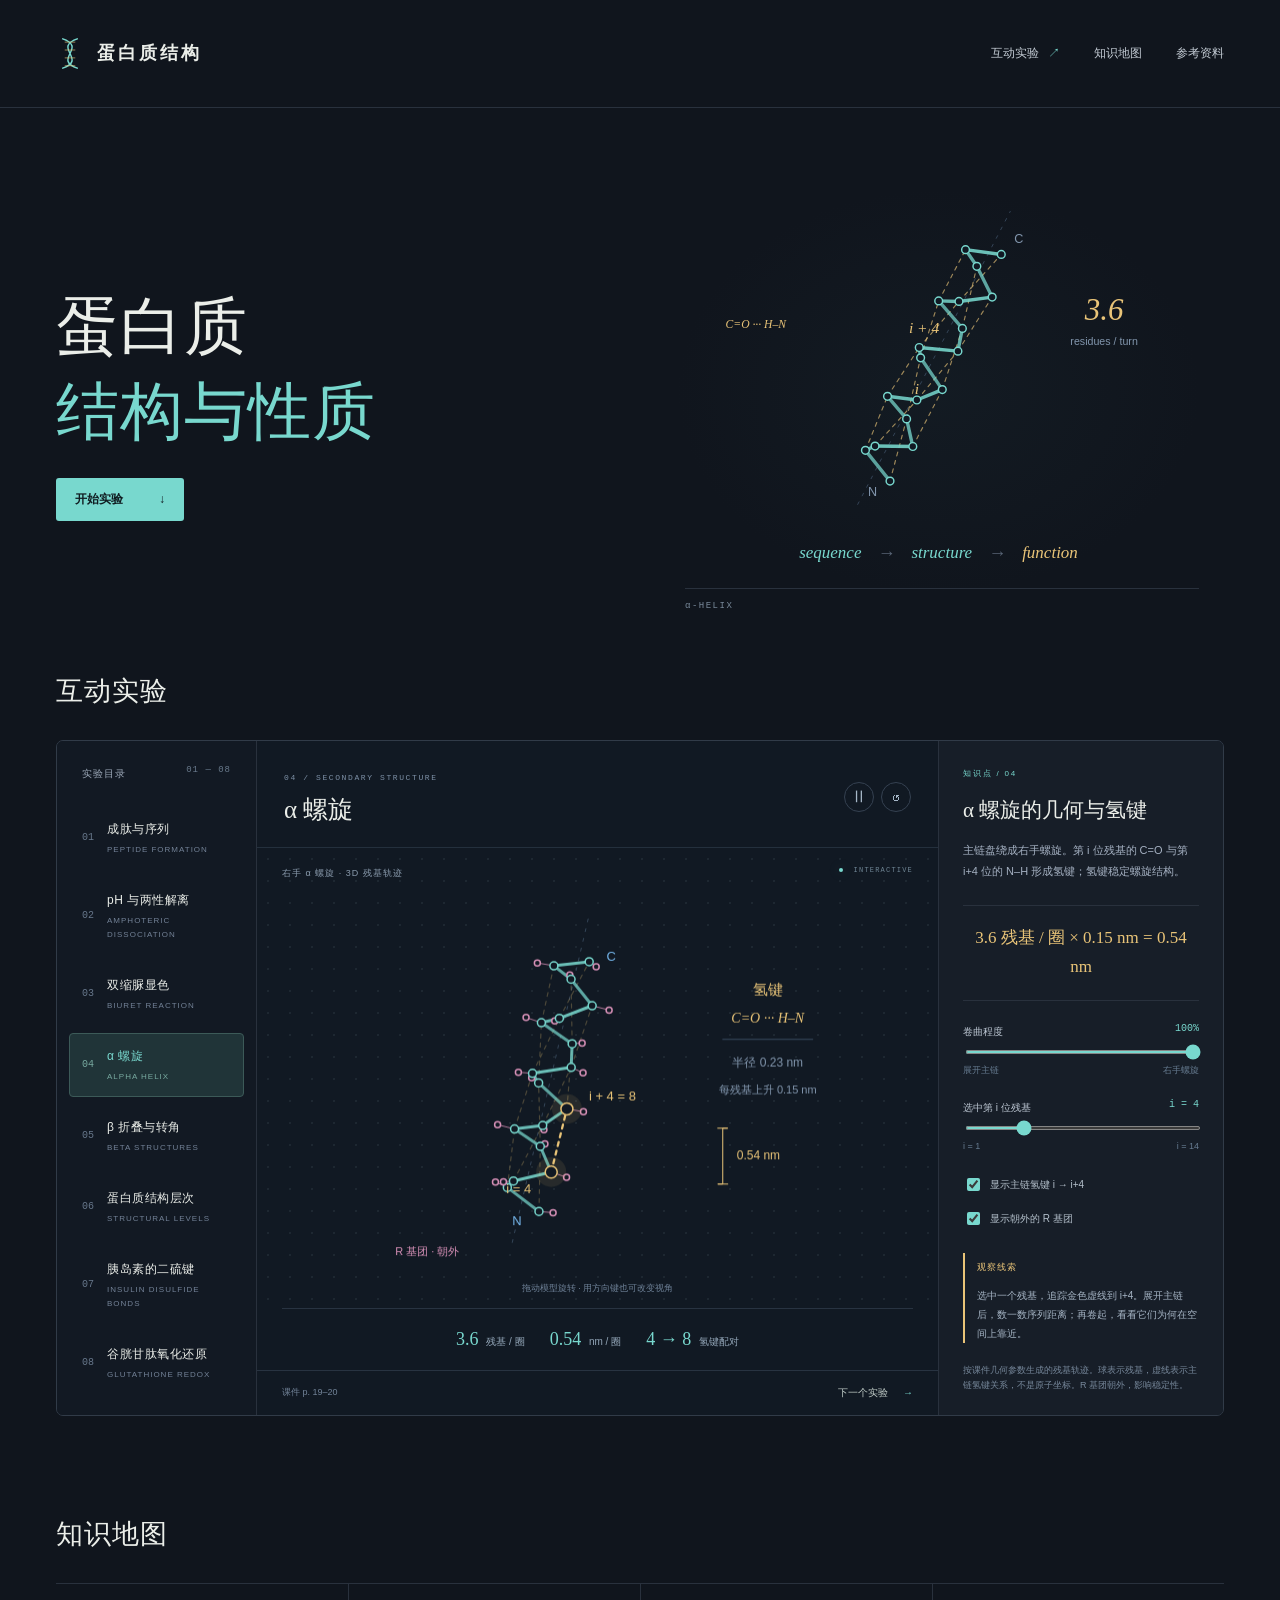
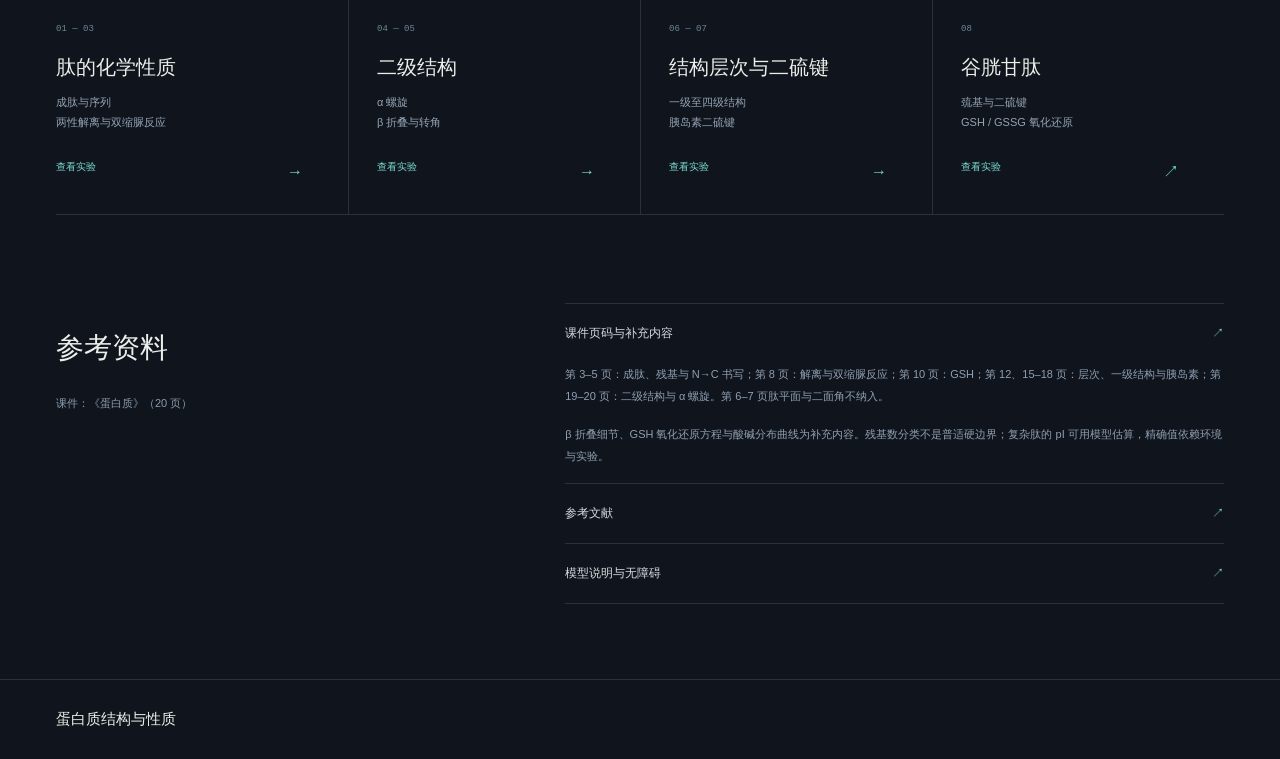
<file: index.html>
<!doctype html>
<html lang="zh-CN">
<head>
  <meta charset="utf-8"><meta name="viewport" content="width=device-width,initial-scale=1">
  <meta name="theme-color" content="#10151d">
  <meta name="description" content="八个可交互的蛋白质实验：从缩合成肽、酸碱解离，到螺旋、折叠与分子协作。基于《蛋白质》课件，排除肽平面专题。">
  <title>蛋白质结构与性质</title>
  <link rel="icon" href="data:image/svg+xml,%3Csvg xmlns='http://www.w3.org/2000/svg' viewBox='0 0 64 64'%3E%3Crect width='64' height='64' rx='15' fill='%2310151d'/%3E%3Cpath d='M18 8C58 20 6 44 46 56M46 8C6 20 58 44 18 56' fill='none' stroke='%2370d6d0' stroke-width='4'/%3E%3C/svg%3E">
  <link rel="stylesheet" href="style.css">
  <script src="app.js" defer></script>
</head>
<body>
  <a class="skip" href="#lab">跳到互动实验</a>
  <header class="site-header"><a class="brand" href="#top"><svg viewBox="0 0 32 38" aria-hidden="true"><path d="M7 2C37 12-5 26 25 36M25 2C-5 12 37 26 7 36"/><path class="rungs" d="M10 6h12M10 15h12M10 24h12M10 33h12"/></svg><span>蛋白质结构</span></a><nav aria-label="主导航"><a href="#lab">互动实验 <span>↗</span></a><a href="#map">知识地图</a><a href="#sources">参考资料</a></nav></header>
  <main id="top">
    <section class="hero">
      <div class="hero-copy"><h1>蛋白质<br><span>结构与性质</span></h1><a class="primary" id="start" href="#lab">开始实验 <span>↓</span></a></div>
      <div class="hero-art"><canvas id="hero-canvas" role="img" aria-label="旋转的右手α螺旋示意，青色主链与金色氢键"></canvas><div class="hero-equation"><span class="math">sequence</span><i>→</i><span class="math">structure</span><i>→</i><span class="math">function</span></div><div class="art-caption"><span>α-HELIX</span></div></div>
    </section>
    <div class="section-heading" id="lab"><h2>互动实验</h2></div>
    <section class="notebook" aria-label="蛋白质互动实验室">
      <aside class="chapters"><p class="sidebar-label">实验目录 <span>01 — 08</span></p><nav id="chapter-nav" aria-label="实验主题"></nav></aside>
      <div class="experiment"><div class="experiment-heading"><div><span class="scene-number" id="scene-number">04 / SECONDARY STRUCTURE</span><h3 id="scene-title">α 螺旋</h3></div><div class="scene-actions"><button id="pause" class="icon-button" aria-label="暂停自动旋转" aria-pressed="false">Ⅱ</button><button id="reset" class="icon-button" aria-label="重置当前实验">↺</button></div></div><div class="canvas-wrap"><canvas id="scene" role="img" aria-describedby="scene-summary"></canvas><div class="canvas-top"><span id="view-label">空间示意</span><span class="live"><span class="dot"></span> INTERACTIVE</span></div><span id="canvas-hint" class="canvas-hint">拖动模型，改变视角</span></div><div class="scene-readout" id="readout" aria-live="polite"></div><p id="scene-summary" class="sr-only"></p><div class="experiment-bottom"><span id="page-source"></span><button id="next">下一个实验 <span>→</span></button></div></div>
      <aside class="inspector"><p class="eyebrow" id="concept-kicker"></p><h4 id="concept-title"></h4><p id="concept-copy"></p><div class="formula" id="formula"></div><div id="controls"></div><div class="insight"><span>观察线索</span><p id="insight"></p></div><p class="model-note" id="model-note"></p></aside>
    </section>
    <section class="map-section" id="map"><div class="section-heading"><h2>知识地图</h2></div><div class="knowledge-path"><button data-open="0"><span>01 — 03</span><h3>肽的化学性质</h3><p>成肽与序列<br>两性解离与双缩脲反应</p><b>查看实验 <i>→</i></b></button><button data-open="3"><span>04 — 05</span><h3>二级结构</h3><p>α 螺旋<br>β 折叠与转角</p><b>查看实验 <i>→</i></b></button><button data-open="5"><span>06 — 07</span><h3>结构层次与二硫键</h3><p>一级至四级结构<br>胰岛素二硫键</p><b>查看实验 <i>→</i></b></button><button data-open="7"><span>08</span><h3>谷胱甘肽</h3><p>巯基与二硫键<br>GSH / GSSG 氧化还原</p><b>查看实验 <i>↗</i></b></button></div></section>
    <section class="sources" id="sources"><div><h2>参考资料</h2><p>课件：《蛋白质》（20 页）</p></div><div class="source-details"><details open><summary>课件页码与补充内容 <span>↗</span></summary><p>第 3–5 页：成肽、残基与 N→C 书写；第 8 页：解离与双缩脲反应；第 10 页：GSH；第 12、15–18 页：层次、一级结构与胰岛素；第 19–20 页：二级结构与 α 螺旋。第 6–7 页肽平面与二面角不纳入。</p><p>β 折叠细节、GSH 氧化还原方程与酸碱分布曲线为补充内容。残基数分类不是普适硬边界；复杂肽的 pI 可用模型估算，精确值依赖环境与实验。</p></details><details><summary>参考文献 <span>↗</span></summary><ul><li><a href="https://www.ncbi.nlm.nih.gov/books/NBK26830/" target="_blank" rel="noopener">Molecular Biology of the Cell · 蛋白质的形状与结构 ↗</a></li><li><a href="https://openstax.org/books/organic-chemistry/pages/26-9-protein-structure" target="_blank" rel="noopener">OpenStax · Protein Structure ↗</a></li><li><a href="https://www.rcsb.org/structure/4INS" target="_blank" rel="noopener">RCSB PDB · 4INS 胰岛素结构 ↗</a></li><li><a href="https://pubmed.ncbi.nlm.nih.gov/12485918/" target="_blank" rel="noopener">Glutathione in defense and signaling ↗</a></li></ul></details><details><summary>模型说明与无障碍 <span>↗</span></summary><p>螺旋按课件的 3.6 残基/圈、0.54 nm 螺距生成；其余几何为概念示意，未使用 PDB 原子坐标。成肽动画表示净化学计量，实际生物合成需要活化与催化。双缩脲显色只作定性判断。折叠动画不是能量模拟。GSH 动画不构成任何美容或治疗效果的推论。</p><p>滑块支持方向键；所有交互均有文字读数。系统开启“减少动态效果”时默认停止自动旋转，也可使用实验右上角暂停。图像通过线型、标签和颜色共同表达含义。</p></details></div></section>
  </main><footer><a class="footer-brand" href="#top">蛋白质结构与性质</a></footer>
  <noscript>本页面的动态实验需要开启 JavaScript。知识范围和参考资料仍可在下方阅读。</noscript>
</body></html>
</file>
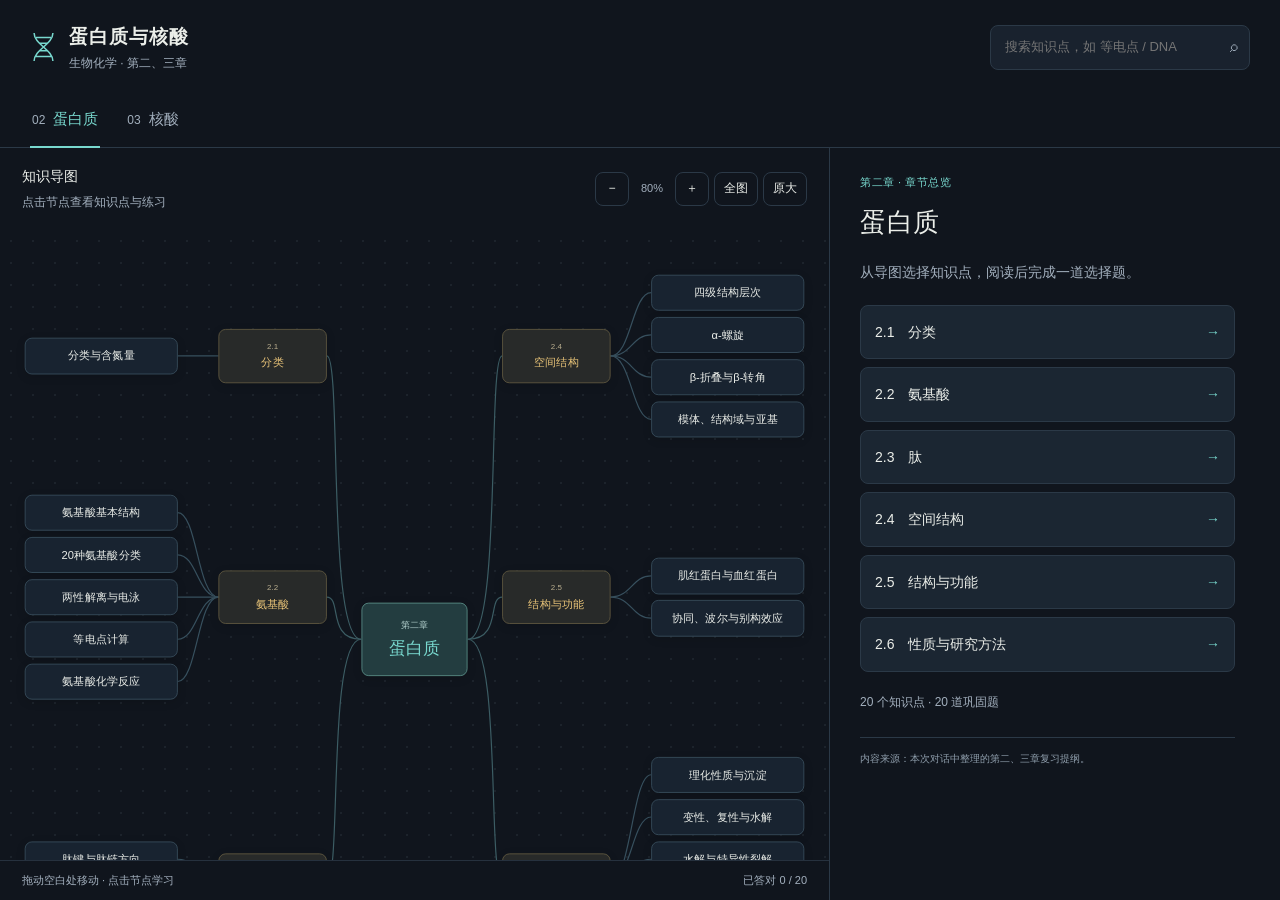
<file: biochemistry.html>
<!doctype html>
<html lang="zh-CN">
<head>
<meta charset="utf-8"><meta name="viewport" content="width=device-width, initial-scale=1"><meta name="theme-color" content="#10151d">
<title>蛋白质与核酸 · 复习导图</title>
<style>
:root{color-scheme:dark;--bg:#10151d;--panel:#151d28;--line:#2b3947;--text:#ebeee9;--muted:#a3b0be;--accent:#78d8ce;--gold:#e9c478;--pink:#e7a2be;--font:'Segoe UI','Microsoft YaHei','PingFang SC',sans-serif}*{box-sizing:border-box}body{margin:0;background:var(--bg);color:var(--text);font:15px/1.75 var(--font)}button,input{font:inherit}button{cursor:pointer;color:inherit}button:focus-visible,a:focus-visible,input:focus-visible{outline:2px solid var(--gold);outline-offset:4px}a{color:var(--accent)}button{border:1px solid var(--line);background:transparent;border-radius:8px}button:hover{border-color:var(--accent)}[hidden]{display:none!important}.sr{position:absolute;width:1px;height:1px;clip-path:inset(50%);overflow:hidden}.top{padding:20px 30px 0;border-bottom:1px solid var(--line)}.topline{display:flex;justify-content:space-between;align-items:center;gap:20px}.brand{display:flex;gap:12px;align-items:center}.brand svg{color:var(--accent);width:27px;height:32px}.brand h1{font-size:19px;font-weight:600;letter-spacing:1px;margin:0}.brand small{font-size:12px;color:var(--muted);display:block}.search{position:relative;width:260px}.search input{width:100%;background:#19222e;border:1px solid var(--line);border-radius:8px;color:var(--text);padding:10px 36px 10px 14px;font-size:13px}.search-icon{position:absolute;right:12px;top:8px;color:var(--muted);pointer-events:none}.search-results{position:absolute;top:48px;right:0;width:350px;max-height:400px;overflow:auto;background:#1a2431;border:1px solid var(--line);border-radius:10px;padding:7px;box-shadow:0 16px 50px #0008;z-index:20}.search-results button{display:block;width:100%;text-align:left;padding:11px 12px;border:0;border-radius:5px;font-size:14px}.search-results button small{color:var(--muted);font-size:11px;display:block}.search-results button:hover{background:#283a47}.search-results p{padding:10px;margin:0;color:var(--muted)}.tabs{display:flex;gap:25px;margin-top:20px}.tab{border:0;border-radius:0;padding:12px 2px 14px;color:var(--muted);position:relative}.tab.active{color:var(--accent)}.tab.active:after{content:'';height:2px;background:var(--accent);position:absolute;bottom:-1px;left:0;right:0}.tab span{font-size:12px;margin-right:8px;color:var(--muted)}.workspace{display:grid;grid-template-columns:minmax(0,1fr) 450px;height:calc(100dvh - 144px);min-height:610px}.map-section{min-width:0;display:flex;flex-direction:column;position:relative;border-right:1px solid var(--line)}.mapbar{display:flex;justify-content:space-between;align-items:center;gap:12px;padding:16px 22px}.mapbar h2{font-size:14px;font-weight:500;margin:0}.mapbar small{color:var(--muted);font-size:12px}.map-tools{display:flex;gap:5px;align-items:center}.map-tools button{padding:4px 9px;min-height:34px;font-size:12px;min-width:34px}.map-tools output{color:var(--muted);font-size:11px;min-width:36px;text-align:center}.viewport{overflow:auto;flex:1;min-height:0;background-image:radial-gradient(#91a4b319 .8px,transparent .8px);background-size:22px 22px;overscroll-behavior:contain;position:relative;cursor:grab}.viewport.dragging{cursor:grabbing;user-select:none}.surface{position:relative;margin:auto}.canvas{position:absolute;left:0;top:0;transform-origin:0 0;width:1010px}.connectors{position:absolute;inset:0;width:100%;height:100%;pointer-events:none;overflow:visible}.edge{fill:none;stroke:#3c5d64;stroke-width:1.5}.edge.outer{stroke:#37505e}.map-node{position:absolute;transform:translate(-50%,-50%);white-space:nowrap;border-radius:9px;text-align:center;line-height:1.4;min-height:44px;font-size:14px;padding:12px 8px;background:#182330;width:192px;border-color:#3c5261;box-shadow:0 3px 12px #0002}.map-node:hover{background:#233a43;border-color:var(--accent)}.map-node.selected{color:var(--accent);border-color:var(--accent);background:#213b40;box-shadow:0 0 0 3px #78d8ce12}.map-node.root{width:133px;padding:20px 8px;background:#233d40;color:var(--accent);border-color:#60968f;font-size:21px;white-space:normal}.map-node.root small{display:block;font-size:11px;color:#b4d1ce;margin-bottom:6px}.map-node.branch{width:136px;color:var(--gold);background:#282a29;border-color:#665d43;font-size:14px;padding:14px 4px}.map-node.branch small{display:block;font-size:10px;color:#b9ad8e;margin-bottom:4px}.map-node.done:after{content:'✓';position:absolute;right:7px;top:3px;font-size:10px;color:var(--accent)}.map-foot{display:flex;justify-content:space-between;padding:10px 22px;color:var(--muted);font-size:11px;border-top:1px solid #26313e;gap:10px}.reader{min-width:0;overflow-y:auto;padding:25px 30px 35px;scrollbar-gutter:stable}.reader-head{display:flex;align-items:center;justify-content:space-between;gap:15px;margin-bottom:12px}.breadcrumb{font-size:11px;color:var(--accent);letter-spacing:.5px}.close-reader{display:none}.reader h2{font-size:26px;line-height:1.4;font-weight:500;margin:0 0 20px;letter-spacing:.5px}.reader h3{font-size:15px;font-weight:600;color:var(--text);margin:24px 0 10px}.reader p{margin:10px 0 17px}.reader ul,.reader ol{padding-left:22px;margin:15px 0}.reader li{margin-bottom:9px;color:#c9d3dc}.reader strong{color:var(--text);font-weight:600}.reader .table-wrap{overflow-x:auto;margin:16px 0 19px}.reader table{width:100%;border-collapse:collapse;font-size:13px;line-height:1.75}.reader th{background:#1c2934;font-weight:500;color:#c8d6df;text-align:left;padding:10px 9px;border-bottom:1px solid #3d4c59}.reader td{padding:11px 9px;border-bottom:1px solid #2b3541;vertical-align:top;color:#c0cdd6;min-width:63px}.reader td:first-child{color:var(--text)}.formula{background:#1b2a32;border:1px solid #314952;border-radius:8px;padding:16px 12px;text-align:center;font:16px/1.9 var(--font);color:var(--accent);margin:19px 0;overflow-wrap:anywhere}.reader .note{border-left:2px solid #857247;padding:3px 0 3px 13px;color:#b9b8a9;font-size:12px;margin:21px 0;line-height:1.9}.metrics{display:flex;gap:8px;margin:20px 0}.metrics span{flex:1;border:1px solid var(--line);border-radius:7px;padding:14px 6px;text-align:center;font-size:11px;color:var(--muted)}.metrics b{display:block;color:var(--accent);font-size:18px;font-weight:500}.source{font-size:10px;color:#8f9eac;border-top:1px solid var(--line);margin-top:24px!important;padding-top:12px}.quiz{border-top:1px solid var(--line);margin-top:25px;padding-top:20px}.quiz-header{display:flex;justify-content:space-between;align-items:center;margin-bottom:15px}.quiz-header h3{margin:0;font-size:14px;color:var(--gold)}.quiz-header span{font-size:11px;color:var(--muted)}.question{font-size:15px;line-height:1.8;margin:0 0 16px!important}.options{display:grid;gap:9px}.option{display:flex;align-items:flex-start;gap:12px;width:100%;padding:12px 13px;background:#18222d;text-align:left;font-size:13px;line-height:1.65;border-color:#354554}.option .letter{font-size:11px;line-height:21px;color:#b0c2ce;border:1px solid #405360;border-radius:4px;width:23px;flex-shrink:0;text-align:center}.option.correct{border-color:var(--accent);background:#1d3939}.option.wrong{border-color:var(--pink);background:#3a2731}.option:disabled{cursor:default;opacity:1;color:inherit}.feedback{margin-top:15px;padding:15px;border-radius:8px;font-size:13px;border:1px solid #416565;background:#1c2d32}.feedback strong{color:var(--accent)}.feedback.wrong{border-color:#705264;background:#302630}.feedback.wrong strong{color:var(--pink)}.feedback p{margin:7px 0 0}.quiz-bottom{display:flex;align-items:center;justify-content:space-between;gap:12px;margin-top:18px}.quiz-bottom button{padding:8px 12px;font-size:12px}.next{color:var(--accent)}.overview-intro{font-size:14px;color:var(--muted)}.overview-items{display:grid;gap:8px;margin:20px 0}.overview-items button{padding:14px;text-align:left;background:#1b2632;display:flex;justify-content:space-between;font-size:14px;gap:10px}.overview-items button span{color:var(--accent)}.empty-intro{border-top:1px solid var(--line);padding-top:18px}.overview-count{font-size:12px;color:var(--muted)}.mobile-back{display:none}
@media(min-width:1550px){.workspace{grid-template-columns:minmax(0,1fr) 520px}.reader{padding-left:40px;padding-right:40px}.mapbar{padding:18px 30px}.brand h1{font-size:21px}}
@media(max-width:1080px) and (min-width:761px){.workspace{grid-template-columns:minmax(0,1fr) 390px}.reader{padding:22px}.mapbar{padding:15px 12px;flex-wrap:wrap}.mapbar small{display:none}.reader h2{font-size:23px}.map-foot{padding:10px 12px}}
@media(max-width:760px){.top{padding:16px 17px 0}.topline{gap:13px;flex-wrap:wrap}.brand h1{font-size:17px}.brand small{font-size:11px}.brand svg{width:23px}.search{width:100%;order:2}.search input{padding-top:10px;padding-bottom:10px;font-size:14px}.search-results{width:100%;top:46px}.tabs{margin-top:6px;gap:27px}.tab{font-size:14px;padding-top:12px;padding-bottom:12px}.workspace{display:block;height:calc(100dvh - 191px);min-height:500px}.map-section{height:100%;border-right:0}.mapbar{padding:12px 16px;gap:6px}.mapbar small{display:none}.map-tools button{min-height:38px}.map-foot{padding:11px 16px;font-size:10px}.reader{display:none;position:fixed;inset:0;background:var(--bg);z-index:30;padding:0 22px 35px;overscroll-behavior:contain}.reader.open{display:block}.reader-head{position:sticky;top:0;background:var(--bg);padding:17px 0;margin:0 0 17px;border-bottom:1px solid var(--line);z-index:1}.reader h2{font-size:25px}.close-reader{display:block;padding:6px 12px;font-size:13px;min-height:40px;color:var(--accent)}body.reading{overflow:hidden}.reader table{font-size:13px}.reader li{font-size:15px}.option{padding:14px;font-size:14px}.reader .source{font-size:11px}.map-node{font-size:15px}.metrics b{font-size:17px}}
@media(prefers-reduced-motion:no-preference){.option,.map-node{transition:background .15s,border-color .15s}.feedback{animation:appear .18s ease-out}@keyframes appear{from{opacity:0;transform:translateY(3px)}to{opacity:1;transform:translateY(0)}}}
body{height:100dvh;display:flex;flex-direction:column;overflow:hidden}.top{flex:none}.workspace{flex:1;min-height:0;height:auto;width:100%;grid-template-rows:minmax(0,1fr)}.map-section,.reader{min-height:0}
</style>
</head>
<body>
<header class="top">
<div class="topline"><div class="brand"><svg viewBox="0 0 28 34" fill="none" stroke="currentColor" stroke-width="1.6" aria-hidden="true"><path d="M4 2C4 14 24 20 24 32M24 2C24 14 4 20 4 32M6 7h16M10 13h8M10 21h8M6 27h16"/></svg><div><h1>蛋白质与核酸</h1><small>生物化学 · 第二、三章</small></div></div><div class="search"><label class="sr" for="search">搜索知识点</label><input id="search" type="search" placeholder="搜索知识点，如 等电点 / DNA" autocomplete="off" aria-controls="search-results" aria-expanded="false"><span class="search-icon" aria-hidden="true">⌕</span><div id="search-results" class="search-results" hidden></div></div></div>
<nav class="tabs" aria-label="章节"><button class="tab active" data-ch="2" aria-pressed="true"><span>02</span>蛋白质</button><button class="tab" data-ch="3" aria-pressed="false"><span>03</span>核酸</button></nav>
</header>
<main class="workspace">
<section class="map-section" aria-label="可点击的知识思维导图">
<div class="mapbar"><div><h2>知识导图</h2><small>点击节点查看知识点与练习</small></div><div class="map-tools"><button id="zoom-out" aria-label="缩小导图">−</button><output id="zoom-value" aria-live="polite">100%</output><button id="zoom-in" aria-label="放大导图">＋</button><button id="fit">全图</button><button id="readable">原大</button></div></div>
<div class="viewport" id="viewport" tabindex="0" aria-label="导图画布，可滚动或拖动浏览"><div class="surface" id="surface"><div class="canvas" id="canvas"><svg class="connectors" id="connectors" aria-hidden="true"></svg><div id="nodes"></div></div></div></div>
<div class="map-foot"><span>拖动空白处移动 · 点击节点学习</span><span id="progress">已答对 0 / 20</span></div>
</section>
<aside class="reader" id="reader" aria-label="知识点与巩固练习"><div class="reader-head"><span class="breadcrumb" id="breadcrumb"></span><button class="close-reader" id="close-reader">← 返回导图</button></div><div id="lesson"></div></aside>
</main>
<script>
'use strict';
const TOPICS=[
  {
    "id": "classification",
    "ch": 2,
    "group": 0,
    "title": "分类与含氮量",
    "section": "2.1",
    "html": "<p>蛋白质由氨基酸按一定顺序通过肽键连接，并形成特定空间构象。</p><div class=\"table-wrap\"><table><thead><tr><th>依据</th><th>类型</th></tr></thead><tbody><tr><td>外形</td><td>球状蛋白质、纤维状蛋白质</td></tr><tr><td>化学组成</td><td>简单蛋白质、结合蛋白质</td></tr><tr><td>功能</td><td>催化、运输、贮存、运动、防御、调节、结构支持</td></tr></tbody></table></div><div class=\"formula\">蛋白质含量 ≈ 含氮量 × 6.25</div><p class=\"note\">蛋白质平均含氮约16%，1 ÷ 0.16 = 6.25。6.25是通用估算系数，不是所有蛋白质的精确系数。</p>",
    "quiz": {
      "q": "按通用系数估算，样品含氮量为2.0 g，蛋白质约为多少？",
      "options": [
        "3.2 g",
        "6.25 g",
        "12.5 g",
        "16.0 g"
      ],
      "answer": 2,
      "explanation": "2.0 g × 6.25 = 12.5 g。换算的依据是蛋白质平均含氮约16%。"
    }
  },
  {
    "id": "amino-structure",
    "ch": 2,
    "group": 1,
    "title": "氨基酸基本结构",
    "section": "2.2",
    "html": "<div class=\"formula\">H₂N—CH(R)—COOH</div><ul><li>α-碳连接氨基、羧基、氢原子和R基团；R基团决定不同氨基酸的主要差别。</li><li>甘氨酸（Gly）的R为H，无手性碳。</li><li>常见蛋白质中的手性氨基酸为L型。</li><li>脯氨酸（Pro）的侧链与氨基氮连接成环。</li><li>20种常见蛋白质氨基酸之外，另有硒代半胱氨酸、吡咯赖氨酸。</li></ul>",
    "quiz": {
      "q": "哪一种氨基酸没有手性碳原子？",
      "options": [
        "丙氨酸 Ala",
        "甘氨酸 Gly",
        "丝氨酸 Ser",
        "缬氨酸 Val"
      ],
      "answer": 1,
      "explanation": "甘氨酸的侧链为H，α-碳上有两个相同的氢原子，所以不是手性碳。"
    }
  },
  {
    "id": "amino-types",
    "ch": 2,
    "group": 1,
    "title": "20种氨基酸分类",
    "section": "2.2",
    "html": "<div class=\"table-wrap\"><table><thead><tr><th>类型</th><th>氨基酸</th></tr></thead><tbody><tr><td>非极性</td><td>Gly 甘氨酸 · Ala 丙氨酸 · Val 缬氨酸 · Leu 亮氨酸 · Ile 异亮氨酸 · Met 蛋氨酸 · Pro 脯氨酸 · Phe 苯丙氨酸 · Trp 色氨酸</td></tr><tr><td>极性不带电</td><td>Ser 丝氨酸 · Thr 苏氨酸 · Cys 半胱氨酸 · Tyr 酪氨酸 · Asn 天冬酰胺 · Gln 谷氨酰胺</td></tr><tr><td>酸性</td><td>Asp 天冬氨酸 · Glu 谷氨酸</td></tr><tr><td>碱性</td><td>Lys 赖氨酸 · Arg 精氨酸 · His 组氨酸</td></tr></tbody></table></div><ul><li>芳香族：Phe、Tyr、Trp。</li><li>含硫：Cys、Met；能形成二硫键的是Cys。</li><li>Gly、Pro容易出现在β转角中。</li></ul><p class=\"note\">按提纲的侧链性质分类；实际电荷取决于pH，His并非在所有条件下都带正电。</p>",
    "quiz": {
      "q": "下列哪一组都是含硫氨基酸？",
      "options": [
        "Ser、Thr",
        "Asp、Glu",
        "Phe、Tyr",
        "Cys、Met"
      ],
      "answer": 3,
      "explanation": "半胱氨酸Cys与蛋氨酸Met含硫。Cys的巯基可以氧化形成二硫键。"
    }
  },
  {
    "id": "charge",
    "ch": 2,
    "group": 1,
    "title": "两性解离与电泳",
    "section": "2.2",
    "html": "<p>氨基酸同时含有可供出质子的基团和可接受质子的基团，表现为两性解离。<strong>等电点pI是平均净电荷为零时的pH。</strong></p><div class=\"table-wrap\"><table><thead><tr><th>条件</th><th>平均净电荷</th><th>电泳方向</th></tr></thead><tbody><tr><td>pH ＜ pI</td><td>正</td><td>阴极（−）</td></tr><tr><td>pH = pI</td><td>零</td><td>基本不移动</td></tr><tr><td>pH ＞ pI</td><td>负</td><td>阳极（＋）</td></tr></tbody></table></div><div class=\"formula\">pH升高 → 逐步失去H⁺ → 净电荷趋向更负</div><p class=\"note\">净电荷为零不等于没有带电基团；两性离子可同时含正、负电荷。</p>",
    "quiz": {
      "q": "某蛋白质pI = 6.0，在pH = 8.0的缓冲液中通常向哪里迁移？",
      "options": [
        "阴极，因为带正电",
        "阳极，因为带负电",
        "不移动，因为电中性",
        "无法由pH和pI判断"
      ],
      "answer": 1,
      "explanation": "pH > pI，蛋白质平均净电荷为负，电泳时向阳极（正极）移动。"
    }
  },
  {
    "id": "pi",
    "ch": 2,
    "group": 1,
    "title": "等电点计算",
    "section": "2.2",
    "html": "<div class=\"formula\">pI =（pKₐ₁ + pKₐ₂）÷ 2</div><p>关键是选出<strong>夹住净电荷为零形式</strong>的两个pKₐ。</p><div class=\"table-wrap\"><table><thead><tr><th>类型</th><th>所取pKₐ</th></tr></thead><tbody><tr><td>无可解离侧链</td><td>α-羧基与α-氨基的pKₐ</td></tr><tr><td>Asp、Glu等酸性氨基酸</td><td>两个较小的pKₐ</td></tr><tr><td>Lys、Arg、His等碱性氨基酸</td><td>两个较大的pKₐ</td></tr></tbody></table></div><h3>赖氨酸示例</h3><div class=\"formula\">pI =（8.95 + 10.53）÷ 2 = 9.74</div><p class=\"note\">先列出随pH上升出现的净电荷，再圈出中性形式两侧的解离步骤，比机械套公式更可靠。</p>",
    "quiz": {
      "q": "某酸性氨基酸的三个pKₐ为2.1、3.9、9.8，pI为多少？",
      "options": [
        "6.85",
        "5.95",
        "3.00",
        "7.90"
      ],
      "answer": 2,
      "explanation": "酸性氨基酸的净电荷零形式夹在前两次解离之间，因此pI = (2.1 + 3.9) ÷ 2 = 3.00。"
    }
  },
  {
    "id": "amino-reactions",
    "ch": 2,
    "group": 1,
    "title": "氨基酸化学反应",
    "section": "2.2",
    "html": "<div class=\"table-wrap\"><table><thead><tr><th>反应或试剂</th><th>现象／用途</th></tr></thead><tbody><tr><td>茚三酮</td><td>多数氨基酸呈蓝紫色</td></tr><tr><td>Pro＋茚三酮</td><td>黄色</td></tr><tr><td>DNFB</td><td>Sanger法鉴定N端</td></tr><tr><td>PITC</td><td>Edman降解，逐个鉴定N端残基</td></tr><tr><td>巯基氧化</td><td>两个Cys形成二硫键</td></tr></tbody></table></div><div class=\"formula\">2 R—SH → R—S—S—R（氧化）</div>",
    "quiz": {
      "q": "用于Edman降解的试剂是？",
      "options": [
        "PITC",
        "DNFB",
        "SDS",
        "CNBr"
      ],
      "answer": 0,
      "explanation": "PITC用于Edman降解，可从N端逐个鉴定氨基酸；DNFB用于Sanger端基分析。"
    }
  },
  {
    "id": "peptide",
    "ch": 2,
    "group": 2,
    "title": "肽键与肽链方向",
    "section": "2.3",
    "html": "<p>一个氨基酸的α-羧基与另一个氨基酸的α-氨基缩合，形成肽键。</p><div class=\"formula\">—COOH ＋ H₂N— → —CO—NH— ＋ H₂O</div><ul><li>肽链按N端 → C端书写。</li><li>一条无环的线性肽链，含n个氨基酸残基时，有n−1个肽键。</li><li>从游离氨基酸缩合的形式计量看，对应脱去n−1个水分子。</li><li>典型双缩脲反应要求至少两个肽键。</li><li>谷胱甘肽GSH参与抗氧化、解毒。</li></ul>",
    "quiz": {
      "q": "由8个氨基酸组成的一条线性肽链含有多少个肽键？",
      "options": [
        "8个",
        "9个",
        "16个",
        "7个"
      ],
      "answer": 3,
      "explanation": "一条线性肽链的肽键数为n−1，所以8−1=7个。"
    }
  },
  {
    "id": "plane",
    "ch": 2,
    "group": 2,
    "title": "肽平面与φ、ψ角",
    "section": "2.3",
    "html": "<div class=\"formula\">… C′—N—Cα—C′—N …</div><div class=\"table-wrap\"><table><thead><tr><th>键／角</th><th>特点</th></tr></thead><tbody><tr><td>C′—N（肽键）</td><td>具有部分双键性质，不能自由旋转</td></tr><tr><td>N—Cα／φ角</td><td>主链可旋转单键，对应φ二面角</td></tr><tr><td>Cα—C′／ψ角</td><td>主链可旋转单键，对应ψ二面角</td></tr></tbody></table></div><ul><li>肽键相关的六个原子近似共面，构成肽平面。</li><li>肽键通常为反式；提纲将其部分双键性质表述为约40%。</li><li>通过φ、ψ变化，相邻肽平面的相对方向发生变化，形成不同主链构象。</li></ul><p class=\"note\">“可旋转”不表示任意角度都允许，原子之间的空间位阻会限制构象。</p>",
    "quiz": {
      "q": "主链φ角对应哪条键的旋转？",
      "options": [
        "C′—N",
        "N—Cα",
        "Cα—C′",
        "Cα—R"
      ],
      "answer": 1,
      "explanation": "φ对应N—Cα；ψ对应Cα—C′。肽键C′—N因部分双键性质不能自由旋转。"
    }
  },
  {
    "id": "levels",
    "ch": 2,
    "group": 3,
    "title": "四级结构层次",
    "section": "2.4",
    "html": "<div class=\"table-wrap\"><table><thead><tr><th>层次</th><th>含义</th><th>主要维持作用</th></tr></thead><tbody><tr><td>一级</td><td>氨基酸排列顺序及二硫键位置</td><td>肽键、二硫键等共价键</td></tr><tr><td>二级</td><td>多肽主链局部有规律的折叠</td><td>主链间氢键</td></tr><tr><td>三级</td><td>一条多肽链完整三维构象</td><td>疏水作用、氢键、离子作用、范德华力、二硫键</td></tr><tr><td>四级</td><td>多个亚基的空间组合</td><td>亚基间非共价作用等</td></tr></tbody></table></div><p class=\"note\">单条多肽链的蛋白质没有四级结构。“四级结构”是结构层次，不表示一定只有四个亚基。</p>",
    "quiz": {
      "q": "只含一条多肽链的成熟蛋白质最高可以具有哪一级结构？",
      "options": [
        "一级",
        "二级",
        "三级",
        "四级"
      ],
      "answer": 2,
      "explanation": "一条多肽链可以折叠形成三级结构；四级结构要求多个多肽链亚基的组合。"
    }
  },
  {
    "id": "helix",
    "ch": 2,
    "group": 3,
    "title": "α-螺旋",
    "section": "2.4",
    "html": "<div class=\"metrics\"><span><b>3.6</b>残基／圈</span><span><b>0.54 nm</b>螺距</span><span><b>0.15 nm</b>每残基上升</span></div><ul><li>通常为右手螺旋，侧链R朝向螺旋外侧。</li><li>第i个残基的C=O与第i+4个残基的N—H形成氢键。</li><li>氢键发生在主链基团之间，稳定螺旋。</li></ul><div class=\"formula\">i 的 C=O ··· H—N 的 i+4</div>",
    "quiz": {
      "q": "α-螺旋中，第5个残基的C=O通常与哪个残基的N—H形成氢键？",
      "options": [
        "第6个",
        "第8个",
        "第9个",
        "第10个"
      ],
      "answer": 2,
      "explanation": "α-螺旋的主链氢键按i → i+4连接，因此是第9个残基。"
    }
  },
  {
    "id": "sheet-turn",
    "ch": 2,
    "group": 3,
    "title": "β-折叠与β-转角",
    "section": "2.4",
    "html": "<h3>β-折叠</h3><ul><li>肽链伸展呈锯齿状，相邻β股通过主链氢键连接。</li><li>R基团交替位于片层两侧。</li><li>按相邻β股的N→C方向，可分为平行与反平行。</li><li>反平行β-折叠的氢键通常更接近直线。</li></ul><h3>β-转角与其他局部结构</h3><ul><li>β-转角由4个连续残基构成，使肽链改变方向；典型氢键连接i与i+3。</li><li>Gly与Pro常见于β转角。</li><li>β-凸起是β股中的局部不规则结构。</li><li>无规则卷曲没有规则重复的二级结构模式。</li></ul>",
    "quiz": {
      "q": "典型β-转角中，氢键连接第i个残基和哪个残基？",
      "options": [
        "i+1",
        "i+2",
        "i+4",
        "i+3"
      ],
      "answer": 3,
      "explanation": "典型β-转角由4个连续残基组成，i位C=O与i+3位N—H形成氢键。"
    }
  },
  {
    "id": "domain",
    "ch": 2,
    "group": 3,
    "title": "模体、结构域与亚基",
    "section": "2.4",
    "html": "<div class=\"table-wrap\"><table><thead><tr><th>概念</th><th>含义</th></tr></thead><tbody><tr><td>超二级结构／模体 Motif</td><td>若干二级结构单元形成的特定组合</td></tr><tr><td>结构域 Domain</td><td>能相对独立折叠的结构或功能区域</td></tr><tr><td>亚基 Subunit</td><td>多亚基蛋白质中的多肽链单位</td></tr></tbody></table></div><ul><li>螺旋—转角—螺旋：常参与DNA特异性结合。</li><li>EF手型结构：结合Ca²⁺。</li><li>其他组合包括β发夹、βαβ、螺旋束等。</li></ul><p class=\"note\">结构域与亚基不同：一条多肽链可以包含多个结构域。</p>",
    "quiz": {
      "q": "能相对独立折叠的结构区域称为？",
      "options": [
        "结构域",
        "肽平面",
        "亚基间隙",
        "氢键"
      ],
      "answer": 0,
      "explanation": "结构域是能相对独立折叠的区域；亚基通常是多亚基蛋白质中的一条多肽链单位。"
    }
  },
  {
    "id": "mb-hb",
    "ch": 2,
    "group": 4,
    "title": "肌红蛋白与血红蛋白",
    "section": "2.5",
    "html": "<div class=\"table-wrap\"><table><thead><tr><th>比较</th><th>肌红蛋白 Mb</th><th>血红蛋白 Hb</th></tr></thead><tbody><tr><td>主要功能</td><td>贮氧</td><td>运氧</td></tr><tr><td>多肽链／血红素</td><td>1／1</td><td>4／4</td></tr><tr><td>最高结构层次</td><td>三级</td><td>四级</td></tr><tr><td>氧合曲线</td><td>双曲线</td><td>S形</td></tr><tr><td>正协同效应</td><td>无</td><td>有</td></tr></tbody></table></div><p>一级结构包含折叠的基本信息，高级结构是功能的基础。</p><p class=\"note\">经典实例：镰状细胞贫血的Hb β链第6位Glu被Val替代，脱氧Hb异常聚集，红细胞易呈镰刀状。</p>",
    "quiz": {
      "q": "血红蛋白氧合曲线呈S形，主要反映什么？",
      "options": [
        "没有四级结构",
        "氧结合的正协同效应",
        "只有一个血红素",
        "不受pH影响"
      ],
      "answer": 1,
      "explanation": "一个亚基结合O₂后，其他亚基对氧的亲和力提高，表现为正协同效应和S形氧合曲线。"
    }
  },
  {
    "id": "hb-effects",
    "ch": 2,
    "group": 4,
    "title": "协同、波尔与别构效应",
    "section": "2.5",
    "html": "<div class=\"table-wrap\"><table><thead><tr><th>效应</th><th>作用</th></tr></thead><tbody><tr><td>正协同</td><td>一个亚基结合O₂后，其他亚基更易结合O₂</td></tr><tr><td>波尔效应</td><td>pH降低或CO₂增加，Hb氧亲和力降低，有利于释氧</td></tr><tr><td>2,3-BPG别构调节</td><td>结合并稳定T态，降低Hb氧亲和力</td></tr></tbody></table></div><div class=\"formula\">T态：低氧亲和力 ⇄ R态：高氧亲和力</div><p class=\"note\">这些概念有联系：协同效应也是别构行为的一种表现。</p>",
    "quiz": {
      "q": "组织中CO₂升高、pH降低时，血红蛋白通常如何变化？",
      "options": [
        "氧亲和力升高，更难释氧",
        "变为肌红蛋白",
        "氧亲和力降低，更易释氧",
        "肽键全部水解"
      ],
      "answer": 2,
      "explanation": "波尔效应使Hb在CO₂较高、pH较低的组织环境中更容易释放氧气。"
    }
  },
  {
    "id": "properties",
    "ch": 2,
    "group": 5,
    "title": "理化性质与沉淀",
    "section": "2.6",
    "html": "<ul><li>蛋白质约280 nm的紫外吸收主要来自Trp、Tyr。</li><li>具有两性解离、等电点及胶体性质。</li><li>表面电荷产生的排斥与水化作用，有助于维持分散状态。</li></ul><div class=\"table-wrap\"><table><thead><tr><th>方法</th><th>主要原理</th></tr></thead><tbody><tr><td>盐溶</td><td>低盐浓度可提高某些蛋白质的溶解度</td></tr><tr><td>盐析</td><td>高盐改变水化状态，降低溶解度</td></tr><tr><td>等电点沉淀</td><td>pH接近pI，静电排斥减弱</td></tr><tr><td>有机溶剂</td><td>改变溶剂性质和水化状态</td></tr><tr><td>重金属盐</td><td>与蛋白质基团相互作用</td></tr></tbody></table></div><p class=\"note\">酸化诱导大豆蛋白聚集，是内酯豆腐凝固的相关原理。</p>",
    "quiz": {
      "q": "蛋白质在等电点附近易聚集，与下列哪项直接相关？",
      "options": [
        "肽键全部断裂",
        "表面静电排斥减弱",
        "净正电荷最大",
        "核酸含量增加"
      ],
      "answer": 1,
      "explanation": "pH接近pI时平均净电荷接近零，蛋白质之间的静电排斥减弱。"
    }
  },
  {
    "id": "denature",
    "ch": 2,
    "group": 5,
    "title": "变性、复性与水解",
    "section": "2.6",
    "html": "<div class=\"table-wrap\"><table><thead><tr><th>过程</th><th>肽键</th><th>高级结构</th></tr></thead><tbody><tr><td>变性</td><td>通常保持完整</td><td>受到破坏</td></tr><tr><td>水解</td><td>断裂</td><td>随链断裂受到影响</td></tr><tr><td>复性</td><td>完整链重新折叠</td><td>部分或全部恢复</td></tr></tbody></table></div><ul><li>高温、极端pH、尿素、SDS、有机溶剂、重金属盐等可导致变性。</li><li>变性通常伴随生物活性降低或丧失、溶解度及黏度改变。</li><li>变性蛋白质通常更容易被蛋白酶水解。</li><li>不是所有蛋白质都能在变性后恢复原有结构与活性。</li></ul>",
    "quiz": {
      "q": "蛋白质变性和水解最关键的区别是？",
      "options": [
        "变性一定可逆",
        "水解不影响结构",
        "变性一定增加活性",
        "变性通常不切断肽键，水解会切断肽键"
      ],
      "answer": 3,
      "explanation": "变性主要破坏高级结构；水解通过断裂肽键改变多肽链。"
    }
  },
  {
    "id": "cleavage",
    "ch": 2,
    "group": 5,
    "title": "水解与特异性裂解",
    "section": "2.6",
    "html": "<div class=\"table-wrap\"><table><thead><tr><th>方法</th><th>特点</th></tr></thead><tbody><tr><td>酸水解</td><td>Trp被破坏；Ser、Thr可损失；Asn、Gln发生脱酰胺</td></tr><tr><td>碱水解</td><td>可发生消旋；Trp相对稳定</td></tr><tr><td>酶水解</td><td>条件温和、特异性强，单一酶通常不能完全水解</td></tr></tbody></table></div><div class=\"table-wrap\"><table><thead><tr><th>裂解试剂</th><th>主要切割位置</th></tr></thead><tbody><tr><td>胰蛋白酶</td><td>Lys、Arg羧基侧</td></tr><tr><td>胰凝乳蛋白酶</td><td>芳香族残基羧基侧</td></tr><tr><td>CNBr</td><td>Met羧基侧</td></tr></tbody></table></div><p class=\"note\">上述是主要规则，实际酶切也受相邻残基和构象影响。</p>",
    "quiz": {
      "q": "按基本切割规则，CNBr主要在什么残基的羧基侧裂解？",
      "options": [
        "Lys",
        "Met",
        "Trp",
        "Gly"
      ],
      "answer": 1,
      "explanation": "溴化氰CNBr在Met（蛋氨酸）羧基侧裂解肽链。"
    }
  },
  {
    "id": "separation",
    "ch": 2,
    "group": 5,
    "title": "层析、透析与超滤",
    "section": "2.6",
    "html": "<div class=\"table-wrap\"><table><thead><tr><th>分离依据</th><th>方法</th></tr></thead><tbody><tr><td>分子大小</td><td>凝胶过滤、透析、超滤</td></tr><tr><td>电荷</td><td>离子交换层析</td></tr><tr><td>特异性结合</td><td>亲和层析</td></tr><tr><td>表面疏水性</td><td>疏水层析</td></tr><tr><td>沉降特性</td><td>离心</td></tr><tr><td>溶解度</td><td>盐析、等电点沉淀</td></tr></tbody></table></div><ul><li>凝胶过滤：较大的分子不能进入或较少进入孔隙，在有效分离范围内先洗脱。</li><li>阳离子交换剂带负电，吸附阳离子／带正电蛋白质；阴离子交换剂带正电。</li><li>离子交换可用改变pH或盐浓度洗脱。</li><li>疏水层析通常高盐结合、降低盐浓度洗脱。</li><li>亲和层析利用抗原—抗体等特异性结合。</li></ul>",
    "quiz": {
      "q": "凝胶过滤中，处于有效分离范围内的两种球状蛋白质通常谁先洗脱？",
      "options": [
        "较小的",
        "负电荷更多的",
        "较大的",
        "等电点较低的"
      ],
      "answer": 2,
      "explanation": "较大的蛋白质进入凝胶孔隙较少，经过的路径较短，因此先洗脱。"
    }
  },
  {
    "id": "electrophoresis",
    "ch": 2,
    "group": 5,
    "title": "电泳方法",
    "section": "2.6",
    "html": "<div class=\"table-wrap\"><table><thead><tr><th>方法</th><th>主要分离依据</th></tr></thead><tbody><tr><td>Native-PAGE</td><td>电荷、大小、形状；通常保留天然构象</td></tr><tr><td>SDS-PAGE</td><td>主要为相对分子质量</td></tr><tr><td>等电聚焦 IEF</td><td>等电点pI</td></tr><tr><td>双向电泳</td><td>第一向IEF，第二向SDS-PAGE</td></tr></tbody></table></div><p class=\"note\">SDS-PAGE中是否加入还原剂，会影响二硫键是否被打开；不能把所有SDS-PAGE都视作还原条件。</p>",
    "quiz": {
      "q": "双向电泳的经典组合是？",
      "options": [
        "第一向IEF，第二向SDS-PAGE",
        "两次凝胶过滤",
        "第一向SDS-PAGE，第二向透析",
        "两次亲和层析"
      ],
      "answer": 0,
      "explanation": "先按等电点分离，再按相对分子质量分离，提高复杂蛋白样品的分辨率。"
    }
  },
  {
    "id": "protein-sequence",
    "ch": 2,
    "group": 5,
    "title": "蛋白质序列测定",
    "section": "2.6",
    "html": "<ol><li>确定多肽链数并拆分。</li><li>测定氨基酸组成与N、C端。</li><li>用不同方法特异性裂解成肽段。</li><li>测定各肽段序列。</li><li>利用重叠肽拼接完整序列。</li><li>另行确定二硫键的位置。</li></ol><div class=\"table-wrap\"><table><thead><tr><th>方法</th><th>用途</th></tr></thead><tbody><tr><td>DNFB／Sanger法</td><td>鉴定N端</td></tr><tr><td>PITC／Edman法</td><td>从N端逐个测序</td></tr><tr><td>肼解法</td><td>鉴定C端</td></tr><tr><td>重叠肽法</td><td>用重叠片段恢复序列</td></tr></tbody></table></div><p class=\"note\">氨基酸组成只告诉你“有哪些、各多少”，不能直接给出排列顺序。</p>",
    "quiz": {
      "q": "得到两段重叠序列Ala–Gly–Lys和Gly–Lys–Ser，拼接结果是？",
      "options": [
        "Ala–Ser–Gly–Lys",
        "Ala–Gly–Lys–Ser",
        "Gly–Ala–Lys–Ser",
        "Ala–Gly–Lys–Gly–Lys–Ser"
      ],
      "answer": 1,
      "explanation": "重叠部分为Gly–Lys，只保留一次，可拼成Ala–Gly–Lys–Ser。"
    }
  },
  {
    "id": "nucleotide",
    "ch": 3,
    "group": 0,
    "title": "组成与化学键",
    "section": "3.1",
    "html": "<div class=\"formula\">碱基 ＋ 戊糖 → 核苷<br>核苷 ＋ 磷酸 → 核苷酸</div><div class=\"table-wrap\"><table><thead><tr><th>连接对象</th><th>键</th></tr></thead><tbody><tr><td>碱基—戊糖</td><td>β-N-糖苷键</td></tr><tr><td>磷酸—戊糖</td><td>磷酸酯键</td></tr><tr><td>相邻核苷酸</td><td>3′,5′-磷酸二酯键</td></tr></tbody></table></div><ul><li>糖C1′连接嘌呤N9或嘧啶N1。</li><li>核酸一级结构是核苷酸（碱基）的排列顺序，通常按5′→3′书写。</li><li>RNA的核糖2′位为OH；DNA的脱氧核糖2′位为H。</li><li>RNA因2′-OH在碱性条件下更易发生水解。</li></ul>",
    "quiz": {
      "q": "相邻核苷酸通过什么键连接成核酸链？",
      "options": [
        "肽键",
        "氢键",
        "β-N-糖苷键",
        "3′,5′-磷酸二酯键"
      ],
      "answer": 3,
      "explanation": "核苷酸之间以3′,5′-磷酸二酯键连接；糖苷键连接的是碱基与糖。"
    }
  },
  {
    "id": "bases",
    "ch": 3,
    "group": 0,
    "title": "碱基与核苷酸功能",
    "section": "3.1",
    "html": "<div class=\"table-wrap\"><table><thead><tr><th>类型</th><th>碱基</th><th>主要出现于</th></tr></thead><tbody><tr><td>嘌呤</td><td>A 腺嘌呤、G 鸟嘌呤</td><td>DNA与RNA</td></tr><tr><td>嘧啶</td><td>C 胞嘧啶</td><td>DNA与RNA</td></tr><tr><td>嘧啶</td><td>T 胸腺嘧啶</td><td>DNA</td></tr><tr><td>嘧啶</td><td>U 尿嘧啶</td><td>RNA</td></tr></tbody></table></div><div class=\"table-wrap\"><table><thead><tr><th>核苷酸</th><th>功能</th></tr></thead><tbody><tr><td>ATP</td><td>能量传递</td></tr><tr><td>NTP、dNTP</td><td>核酸合成原料</td></tr><tr><td>cAMP、cGMP</td><td>第二信使</td></tr><tr><td>GTP</td><td>参与蛋白质合成等</td></tr><tr><td>UTP</td><td>参与糖原合成</td></tr><tr><td>CTP</td><td>参与磷脂合成</td></tr></tbody></table></div><p class=\"note\">碱基具有紫外吸收，核酸最大吸收波长约260 nm；核苷酸还可参与酶的别构调节。</p>",
    "quiz": {
      "q": "下列哪一组都是嘌呤碱基？",
      "options": [
        "C、T",
        "A、G",
        "T、U",
        "A、C"
      ],
      "answer": 1,
      "explanation": "嘌呤为腺嘌呤A和鸟嘌呤G；C、T、U属于嘧啶。"
    }
  },
  {
    "id": "chargaff",
    "ch": 3,
    "group": 1,
    "title": "碱基配对与计算",
    "section": "3.2—3.4",
    "html": "<div class=\"formula\">双链DNA：A = T，G = C<br>A + G = T + C</div><p>若A占20%，则T占20%，G与C各占30%。该关系不能直接推广到所有单链核酸。</p><div class=\"formula\">氢键数 = 2 × AT对数 + 3 × GC对数</div><div class=\"formula\">B-DNA长度 ≈ 碱基对数 × 0.34 nm</div><p class=\"note\">区分“核苷酸数”和“碱基对数”：双链DNA的总核苷酸数为碱基对数的2倍。</p>",
    "quiz": {
      "q": "一段100 bp双链DNA，GC含量为40%，共有多少个氢键？",
      "options": [
        "200个",
        "240个",
        "260个",
        "300个"
      ],
      "answer": 1,
      "explanation": "GC有40对，AT有60对；氢键数=40×3+60×2=240个。"
    }
  },
  {
    "id": "b-dna",
    "ch": 3,
    "group": 1,
    "title": "B-DNA双螺旋",
    "section": "3.2—3.4",
    "html": "<ul><li>两条链反向平行，形成右手双螺旋。</li><li>糖—磷酸骨架在外，碱基在内。</li><li>A—T有2个氢键，G—C有3个氢键。</li><li>形成大沟和小沟。</li></ul><div class=\"table-wrap\"><table><thead><tr><th>经典参数</th><th>数值</th></tr></thead><tbody><tr><td>直径</td><td>2 nm</td></tr><tr><td>相邻碱基对间距</td><td>0.34 nm</td></tr><tr><td>每圈碱基对数</td><td>约10对</td></tr><tr><td>螺距</td><td>3.4 nm</td></tr><tr><td>每对旋转角</td><td>约36°</td></tr></tbody></table></div><p class=\"note\">此处沿用复习提纲的经典近似参数；这些数值用于对应的课堂计算。</p>",
    "quiz": {
      "q": "关于B-DNA，下列哪项正确？",
      "options": [
        "两条链平行且同向",
        "碱基在外、骨架在内",
        "左手螺旋",
        "两条链反向平行"
      ],
      "answer": 3,
      "explanation": "B-DNA为反向平行的右手双螺旋，骨架在外，碱基在内。"
    }
  },
  {
    "id": "dna-stability",
    "ch": 3,
    "group": 1,
    "title": "稳定因素与A/B/Z型",
    "section": "3.2—3.4",
    "html": "<ul><li>碱基堆积作用对稳定双螺旋非常重要。</li><li>互补碱基间的氢键有助于稳定和配对特异性。</li><li>阳离子屏蔽磷酸基团负电荷，降低链间静电排斥。</li></ul><div class=\"table-wrap\"><table><thead><tr><th>构象</th><th>旋向</th></tr></thead><tbody><tr><td>A-DNA</td><td>右手</td></tr><tr><td>B-DNA</td><td>右手</td></tr><tr><td>Z-DNA</td><td>左手</td></tr></tbody></table></div><p class=\"note\">不能把DNA稳定性完全归结为氢键数量；堆积作用和溶液条件同样重要。</p>",
    "quiz": {
      "q": "哪一种DNA构象是左手螺旋？",
      "options": [
        "A-DNA",
        "B-DNA",
        "Z-DNA",
        "三者均是"
      ],
      "answer": 2,
      "explanation": "Z-DNA为左手双螺旋；A-DNA与B-DNA为右手双螺旋。"
    }
  },
  {
    "id": "supercoil",
    "ch": 3,
    "group": 2,
    "title": "超螺旋与拓扑关系",
    "section": "3.4",
    "html": "<p>DNA双螺旋轴进一步盘绕形成超螺旋。</p><div class=\"table-wrap\"><table><thead><tr><th>类型</th><th>相对于松弛态</th></tr></thead><tbody><tr><td>正超螺旋</td><td>通常与过度缠绕相关</td></tr><tr><td>负超螺旋</td><td>通常与缠绕不足相关</td></tr></tbody></table></div><div class=\"formula\">Lk = Tw + Wr</div><ul><li>Lk：连接数。</li><li>Tw：双螺旋扭转数。</li><li>Wr：双螺旋轴的缠绕数。</li></ul><p class=\"note\">拓扑约束需结合闭合环状DNA或末端受约束的DNA讨论。</p>",
    "quiz": {
      "q": "若一段受拓扑约束的DNA有Lk = 20、Tw = 22，则Wr为？",
      "options": [
        "−2",
        "2",
        "42",
        "−42"
      ],
      "answer": 0,
      "explanation": "由Lk = Tw + Wr，Wr = 20 − 22 = −2。"
    }
  },
  {
    "id": "genome",
    "ch": 3,
    "group": 2,
    "title": "基因组、外显子与内含子",
    "section": "3.5",
    "html": "<div class=\"table-wrap\"><table><thead><tr><th>常见特点</th><th>原核基因组</th><th>真核基因组</th></tr></thead><tbody><tr><td>排列</td><td>较紧密</td><td>较多非编码序列</td></tr><tr><td>重复序列</td><td>通常较少</td><td>常较多</td></tr><tr><td>转录组织</td><td>相关基因可共同转录</td><td>多数基因独立转录</td></tr><tr><td>内含子</td><td>通常较少</td><td>许多基因含内含子</td></tr></tbody></table></div><ul><li>外显子：剪接后保留在成熟RNA中的序列。</li><li>内含子：通常在RNA加工时被剪除的序列。</li></ul><p class=\"note\">这是常见特征对照，不是每一种生物、每一个基因都没有例外。外显子也可以包括非翻译区。</p>",
    "quiz": {
      "q": "关于外显子，哪项表述更准确？",
      "options": [
        "一定全部编码蛋白质",
        "剪接后保留在成熟RNA中",
        "剪接时全部被切除",
        "只存在于原核生物"
      ],
      "answer": 1,
      "explanation": "外显子定义的关键是剪接后保留；成熟mRNA中的非翻译区也可以属于外显子。"
    }
  },
  {
    "id": "rna-types",
    "ch": 3,
    "group": 3,
    "title": "三种主要RNA",
    "section": "3.6",
    "html": "<div class=\"table-wrap\"><table><thead><tr><th>RNA</th><th>名称</th><th>功能</th></tr></thead><tbody><tr><td>mRNA</td><td>信使RNA</td><td>蛋白质合成模板</td></tr><tr><td>tRNA</td><td>转运RNA</td><td>携带氨基酸，识别密码子</td></tr><tr><td>rRNA</td><td>核糖体RNA</td><td>构成核糖体，参与肽键形成催化</td></tr></tbody></table></div><p class=\"note\">RNA既可传递信息，也可承担结构、识别和催化功能。</p>",
    "quiz": {
      "q": "在翻译中负责携带氨基酸并识别密码子的是？",
      "options": [
        "mRNA",
        "rRNA",
        "DNA",
        "tRNA"
      ],
      "answer": 3,
      "explanation": "tRNA一端连接氨基酸，其反密码子识别mRNA上的密码子。"
    }
  },
  {
    "id": "trna",
    "ch": 3,
    "group": 3,
    "title": "tRNA结构",
    "section": "3.6",
    "html": "<div class=\"metrics\"><span><b>三叶草</b>二级结构</span><span><b>倒L形</b>三级结构</span></div><ul><li>通常含约73～94个核苷酸。</li><li>3′端为CCA序列，末端腺苷参与连接氨基酸。</li><li>反密码子环识别mRNA的密码子。</li><li>D环与TψC环之间的相互作用参与维持三级结构。</li></ul><div class=\"formula\">3′-CCA：携带氨基酸<br>反密码子环：识别密码子</div>",
    "quiz": {
      "q": "tRNA连接氨基酸的部位位于？",
      "options": [
        "反密码子环",
        "D环",
        "3′端CCA",
        "5′端帽子"
      ],
      "answer": 2,
      "explanation": "氨基酸连接于tRNA的3′端CCA末端；反密码子环负责识别密码子。"
    }
  },
  {
    "id": "mrna-rrna",
    "ch": 3,
    "group": 3,
    "title": "mRNA与核糖体",
    "section": "3.6",
    "html": "<h3>典型真核成熟mRNA</h3><div class=\"formula\">5′帽—5′UTR—编码区—3′UTR—Poly(A)尾</div><ul><li>原核mRNA常为多顺反子；真核mRNA多为单顺反子。</li><li>真核成熟mRNA通常有5′帽和3′Poly(A)尾。</li></ul><h3>核糖体与rRNA</h3><div class=\"table-wrap\"><table><thead><tr><th>核糖体</th><th>大亚基＋小亚基</th></tr></thead><tbody><tr><td>原核70S</td><td>50S＋30S</td></tr><tr><td>真核胞质80S</td><td>60S＋40S</td></tr></tbody></table></div><ul><li>rRNA含大量链内互补配对结构。</li><li>原核23S rRNA参与肽键形成的催化，体现核酶活性。</li></ul><p class=\"note\">S为沉降系数单位，不能用算术方式直接相加。</p>",
    "quiz": {
      "q": "为什么50S与30S亚基组成的核糖体是70S，而不是80S？",
      "options": [
        "因为其中10S被水解",
        "S表示沉降特性，不能直接相加",
        "因为只含70个核苷酸",
        "因为30S不参与组装"
      ],
      "answer": 1,
      "explanation": "沉降系数与大小、形状等因素有关，组装后的沉降系数不是各亚基的简单和。"
    }
  },
  {
    "id": "dna-denature",
    "ch": 3,
    "group": 4,
    "title": "核酸变性、复性与Tm",
    "section": "3.7",
    "html": "<p>DNA变性时双螺旋解开，磷酸二酯骨架通常保持完整。互补单链在合适条件下可复性；热变性后通过缓慢降温促使重新配对称为退火。</p><div class=\"table-wrap\"><table><thead><tr><th>指标</th><th>变性</th><th>复性</th></tr></thead><tbody><tr><td>A₂₆₀</td><td>升高（增色）</td><td>降低（减色）</td></tr><tr><td>黏度</td><td>通常降低</td><td>通常升高</td></tr><tr><td>浮力密度</td><td>通常升高</td><td>通常降低</td></tr></tbody></table></div><h3>解链温度Tm</h3><p>约一半双螺旋结构发生热变性时的温度。</p><div class=\"table-wrap\"><table><thead><tr><th>因素变化</th><th>Tm一般如何变化</th></tr></thead><tbody><tr><td>GC含量增加</td><td>升高</td></tr><tr><td>离子强度增加</td><td>升高</td></tr><tr><td>加入尿素等变性剂</td><td>降低</td></tr><tr><td>错配增加</td><td>降低</td></tr></tbody></table></div>",
    "quiz": {
      "q": "在其他条件相同时，DNA变性常伴随什么现象？",
      "options": [
        "A₂₆₀降低",
        "磷酸二酯键全部断裂",
        "A₂₆₀升高",
        "GC含量变为零"
      ],
      "answer": 2,
      "explanation": "双螺旋解开后产生增色效应，260 nm吸光度升高，通常不涉及骨架断裂。"
    }
  },
  {
    "id": "hybridization",
    "ch": 3,
    "group": 4,
    "title": "杂交与三种印迹",
    "section": "3.7",
    "html": "<p>核酸分子杂交利用碱基互补配对，识别特定序列。</p><div class=\"table-wrap\"><table><thead><tr><th>方法</th><th>检测对象</th><th>识别方式</th></tr></thead><tbody><tr><td>Southern blot</td><td>DNA</td><td>核酸探针杂交</td></tr><tr><td>Northern blot</td><td>RNA</td><td>核酸探针杂交</td></tr><tr><td>Western blot</td><td>蛋白质</td><td>抗体识别</td></tr></tbody></table></div><p class=\"note\">Western检测蛋白质，识别依据是抗原—抗体作用，不能把三者全部归为核酸杂交。</p>",
    "quiz": {
      "q": "要检测特定RNA，通常选择哪一种印迹方法？",
      "options": [
        "Southern",
        "Northern",
        "Western",
        "SDS"
      ],
      "answer": 1,
      "explanation": "Northern blot检测RNA；Southern检测DNA；Western检测蛋白质。"
    }
  },
  {
    "id": "nucleic-quant",
    "ch": 3,
    "group": 4,
    "title": "核酸分离与定量",
    "section": "3.7",
    "html": "<ul><li>核酸分离可包括抽提、去蛋白、乙醇沉淀、凝胶电泳、离心与层析。</li><li>磷酸基团解离使核酸通常带负电。</li><li>核酸约260 nm吸收最强，可用紫外分光法估算浓度。</li></ul><div class=\"table-wrap\"><table><thead><tr><th>较纯样品</th><th>典型A₂₆₀/A₂₈₀</th></tr></thead><tbody><tr><td>DNA</td><td>约1.8</td></tr><tr><td>RNA</td><td>约2.0</td></tr></tbody></table></div><p class=\"note\">吸光度比值只能初步判断纯度，不能单凭比值证明样品完全纯净。</p>",
    "quiz": {
      "q": "较纯DNA样品的典型A₂₆₀/A₂₈₀约为？",
      "options": [
        "0.6",
        "1.0",
        "2.8",
        "1.8"
      ],
      "answer": 3,
      "explanation": "较纯DNA的典型比值约1.8，RNA约2.0；比值仅用于初步纯度判断。"
    }
  },
  {
    "id": "sanger",
    "ch": 3,
    "group": 5,
    "title": "Sanger末端终止法",
    "section": "3.8",
    "html": "<div class=\"table-wrap\"><table><thead><tr><th>底物</th><th>3′位</th><th>后果</th></tr></thead><tbody><tr><td>dNTP</td><td>具有3′-OH</td><td>可继续延伸</td></tr><tr><td>ddNTP</td><td>缺少3′-OH</td><td>掺入后终止延伸</td></tr></tbody></table></div><ul><li>DNA聚合酶延伸新生链，掺入ddNTP时终止。</li><li>不同长度的终止片段经电泳分离。</li><li>传统四泳道凝胶从底部向上读，得到新生链的5′→3′序列。</li></ul><div class=\"formula\">新生链：5′-AGTC-3′<br>模板链：3′-TCAG-5′</div><p class=\"note\">若要求把模板也写成5′→3′，还要反向，得到5′-GACT-3′。</p>",
    "quiz": {
      "q": "传统测序胶从下到上依次读出A、G、T、C，新生链为？",
      "options": [
        "5′-AGTC-3′",
        "5′-CTGA-3′",
        "5′-TCAG-3′",
        "5′-GACT-3′"
      ],
      "answer": 0,
      "explanation": "短片段迁移更远，从下向上得到新生链5′→3′序列，即AGTC。"
    }
  }
];
const CHAPTERS={2:{name:'蛋白质',groups:['分类','氨基酸','肽','空间结构','结构与功能','性质与研究方法'],sections:['2.1','2.2','2.3','2.4','2.5','2.6']},3:{name:'核酸',groups:['核苷酸','DNA双螺旋','超螺旋与基因组','RNA','理化性质与杂交','DNA测序'],sections:['3.1','3.2—3.4','3.4—3.5','3.6','3.7','3.8']}};
const $=id=>document.getElementById(id);
const reader=$('reader'),viewport=$('viewport');
let chapter=2,selected=null,scale=1,graphHeight=1000,graphWidth=1010,lastFocus=null,fitMode="width";
let attempts={};try{const parsed=JSON.parse(localStorage.getItem('biochem-review-v1')||'{}');if(parsed&&typeof parsed==='object'&&!Array.isArray(parsed))attempts=parsed;}catch(e){}
const escapeHTML=s=>String(s).replace(/[&<>"']/g,c=>({'&':'&amp;','<':'&lt;','>':'&gt;','"':'&quot;',"'":'&#39;'}[c]));
function record(t,index){attempts[t.id]=index;try{localStorage.setItem('biochem-review-v1',JSON.stringify(attempts));}catch(e){}updateProgress();}
function updateProgress(){const ts=TOPICS.filter(t=>t.ch===chapter),n=ts.filter(t=>attempts[t.id]===t.quiz.answer).length;$('progress').textContent=`已答对 ${n} / ${ts.length}`;document.querySelectorAll('.map-node.topic').forEach(b=>{const t=TOPICS.find(t=>t.id===b.dataset.id);b.classList.toggle('done',attempts[t.id]===t.quiz.answer);});}
function setScale(v,center=true){const old=scale,cx=(viewport.scrollLeft+viewport.clientWidth/2)/old,cy=(viewport.scrollTop+viewport.clientHeight/2)/old;scale=Math.max(.35,Math.min(1.5,v));$('surface').style.width=`${graphWidth*scale}px`;$('surface').style.height=`${graphHeight*scale}px`;$('canvas').style.transform=`scale(${scale})`;$('zoom-value').textContent=Math.round(scale*100)+'%';if(center){viewport.scrollLeft=cx*scale-viewport.clientWidth/2;viewport.scrollTop=cy*scale-viewport.clientHeight/2;}}
function fit(all=true){fitMode=all?'all':'width';setScale(all?Math.min((viewport.clientWidth-26)/graphWidth,(viewport.clientHeight-20)/graphHeight,1):Math.min((viewport.clientWidth-24)/graphWidth,1),false);viewport.scrollLeft=0;viewport.scrollTop=0;}
function drawMap(){if(matchMedia('(max-width:760px)').matches){drawMobileMap();return;}graphWidth=1010;$('canvas').style.width=graphWidth+'px';const conf=CHAPTERS[chapter];const buckets=conf.groups.map((_,i)=>TOPICS.filter(t=>t.ch===chapter&&t.group===i));const rowHeights=[0,1,2].map(i=>Math.max(buckets[i].length,buckets[i+3].length)*53+64);graphHeight=rowHeights.reduce((a,b)=>a+b,0)+40;$('canvas').style.height=graphHeight+'px';const rowCenters=[];let y=20;rowHeights.forEach(h=>{rowCenters.push(y+h/2);y+=h;});const rootY=graphHeight/2;let paths='',html=`<button class="map-node root" style="left:505px;top:${rootY}px" data-root="true"><small>第${chapter===2?'二':'三'}章</small>${conf.name}</button>`;
conf.groups.forEach((name,i)=>{const left=i<3,row=i%3,by=rowCenters[row],bx=left?327:683,tx=left?112:898,items=buckets[i],start=by-(items.length-1)*53/2;paths+=`<path class="edge" d="M${left?438:572},${rootY} C${left?395:615},${rootY} ${left?414:596},${by} ${left?395:615},${by}"/>`;html+=`<button class="map-node branch" style="left:${bx}px;top:${by}px" data-group="${i}"><small>${conf.sections[i]}</small>${name}</button>`;items.forEach((t,j)=>{const ty=start+j*53;paths+=`<path class="edge outer" d="M${left?259:751},${by} C${left?233:777},${by} ${left?232:778},${ty} ${left?208:802},${ty}"/>`;html+=`<button class="map-node topic${selected===t.id?' selected':''}" style="left:${tx}px;top:${ty}px" data-id="${t.id}" aria-pressed="${selected===t.id}">${t.title}</button>`;});});$('connectors').innerHTML=paths;$('connectors').setAttribute('viewBox',`0 0 1010 ${graphHeight}`);$('nodes').innerHTML=html;updateProgress();requestAnimationFrame(()=>{if(fitMode)fit(fitMode==='all');else setScale(scale,false);});}
function drawMobileMap(){graphWidth=440;const conf=CHAPTERS[chapter];let y=140;let paths='',html=`<button class="map-node root" style="left:220px;top:49px;min-height:70px;padding:8px" data-root="true"><small>第${chapter===2?'二':'三'}章</small>${conf.name}</button>`;conf.groups.forEach((name,i)=>{const ts=TOPICS.filter(t=>t.ch===chapter&&t.group===i),by=y+(ts.length-1)*55/2;paths+=`<path class="edge" d="M220,87 L20,87 L20,${by} L28,${by}"/>`;html+=`<button class="map-node branch" style="left:96px;top:${by}px;width:136px" data-group="${i}"><small>${conf.sections[i]}</small>${name}</button>`;ts.forEach((t,j)=>{const ty=y+j*55;paths+=`<path class="edge outer" d="M164,${by} C190,${by} 184,${ty} 205,${ty}"/>`;html+=`<button class="map-node topic${selected===t.id?' selected':''}" style="left:315px;top:${ty}px;width:220px;font-size:16px;min-height:49px" data-id="${t.id}" aria-pressed="${selected===t.id}">${t.title}</button>`;});y+=ts.length*55+48;});graphHeight=y-15;$('canvas').style.width=graphWidth+'px';$('canvas').style.height=graphHeight+'px';$('connectors').innerHTML=paths;$('connectors').setAttribute('viewBox',`0 0 ${graphWidth} ${graphHeight}`);$('nodes').innerHTML=html;updateProgress();requestAnimationFrame(()=>{if(fitMode)fit(fitMode==='all');else setScale(scale,false);});}
function setChapter(ch){chapter=ch;document.querySelectorAll('.tab').forEach(b=>{const active=Number(b.dataset.ch)===chapter;b.classList.toggle('active',active);b.setAttribute('aria-pressed',active);});drawMap();}
function openReader(){if(!reader.contains(document.activeElement))lastFocus=document.activeElement;reader.classList.add('open');document.body.classList.add('reading');reader.scrollTop=0;if(matchMedia('(max-width:760px)').matches){reader.setAttribute('role','dialog');reader.setAttribute('aria-modal','true');document.querySelector('.top').inert=true;document.querySelector('.map-section').inert=true;$('close-reader').focus();}}
function closeReader(){reader.classList.remove('open');document.body.classList.remove('reading');reader.removeAttribute('role');reader.removeAttribute('aria-modal');document.querySelector('.top').inert=false;document.querySelector('.map-section').inert=false;if(lastFocus?.isConnected)lastFocus.focus();}
function selectTopic(id,open=true,route=true){const t=TOPICS.find(x=>x.id===id);if(!t)return;selected=id;if(chapter!==t.ch)setChapter(t.ch);else if(!$('nodes').childElementCount)drawMap();document.querySelectorAll('.map-node.topic').forEach(b=>{b.classList.toggle('selected',b.dataset.id===id);b.setAttribute('aria-pressed',b.dataset.id===id);});$('breadcrumb').textContent=`第${t.ch===2?'二':'三'}章 · ${CHAPTERS[t.ch].groups[t.group]} · ${t.section}`;$('lesson').innerHTML=`<article><h2>${t.title}</h2>${t.html}<p class="source">来源：本次对话复习提纲 · ${t.section}。练习为据此编写的巩固题。</p><section class="quiz" aria-label="巩固练习"><div class="quiz-header"><h3>巩固练习</h3><span>单项选择</span></div><p class="question">${t.quiz.q}</p><div class="options">${t.quiz.options.map((s,i)=>`<button class="option" data-answer="${i}"><span class="letter">${'ABCD'[i]}</span><span>${s}</span></button>`).join('')}</div><div id="feedback" class="feedback" aria-live="polite" hidden></div><div class="quiz-bottom"><button id="retry" hidden>重新作答</button><span></span><button class="next" id="next-topic">下一知识点 →</button></div></section></article>`;
$('lesson').querySelectorAll('[data-answer]').forEach(b=>b.addEventListener('click',()=>answer(t,Number(b.dataset.answer))));$('retry').onclick=()=>{delete attempts[t.id];try{localStorage.setItem('biochem-review-v1',JSON.stringify(attempts));}catch(e){}selectTopic(id,false,false);updateProgress();$('lesson').querySelector('.option').focus();};$('next-topic').onclick=()=>{const i=TOPICS.findIndex(x=>x.id===id);selectTopic(TOPICS[(i+1)%TOPICS.length].id);};if(Number.isInteger(attempts[t.id])&&attempts[t.id]>=0&&attempts[t.id]<t.quiz.options.length)showAnswer(t,attempts[t.id]);reader.scrollTop=0;if(open)openReader();if(route)history.pushState(null,'','#'+id);}
function showAnswer(t,index){const right=index===t.quiz.answer;$('lesson').querySelectorAll('.option').forEach((b,i)=>{b.disabled=true;b.classList.toggle('correct',i===t.quiz.answer);b.classList.toggle('wrong',i===index&&!right);if(i===t.quiz.answer)b.setAttribute('aria-label',`${'ABCD'[i]} ${t.quiz.options[i]}，正确答案`);else if(i===index)b.setAttribute('aria-label',`${'ABCD'[i]} ${t.quiz.options[i]}，你的答案，错误`);});const f=$('feedback');f.hidden=false;f.className='feedback'+(right?'':' wrong');f.innerHTML=`<strong>${right?'回答正确':'本题正确答案：'+ 'ABCD'[t.quiz.answer]}</strong><p>${t.quiz.explanation}</p>`;$('retry').hidden=false;}
function answer(t,index){record(t,index);showAnswer(t,index);}
function overview(group=null,open=false,route=true){selected=null;document.querySelectorAll('.map-node.topic').forEach(b=>{b.classList.remove('selected');b.setAttribute('aria-pressed','false');});const conf=CHAPTERS[chapter],ts=TOPICS.filter(t=>t.ch===chapter&&(group===null||t.group===group));$('breadcrumb').textContent=`第${chapter===2?'二':'三'}章 · ${group===null?'章节总览':conf.sections[group]}`;$('lesson').innerHTML=`<h2>${group===null?conf.name:conf.groups[group]}</h2><p class="overview-intro">${group===null?'从导图选择知识点，阅读后完成一道选择题。':'选择本分支的知识点。'}</p><div class="overview-items">${(group===null?conf.groups.map((g,i)=>`<button data-overview-group="${i}">${conf.sections[i]}　${g}<span>→</span></button>`):ts.map(t=>`<button data-overview-topic="${t.id}">${t.title}<span>→</span></button>`)).join('')}</div><p class="overview-count">${ts.length} 个知识点 · ${ts.length} 道巩固题</p><p class="source">内容来源：本次对话中整理的第二、三章复习提纲。</p>`;$('lesson').querySelectorAll('[data-overview-group]').forEach(b=>b.onclick=()=>overview(Number(b.dataset.overviewGroup),true));$('lesson').querySelectorAll('[data-overview-topic]').forEach(b=>b.onclick=()=>selectTopic(b.dataset.overviewTopic));reader.scrollTop=0;if(open)openReader();if(route)history.pushState(null,'','#chapter-'+chapter+(group===null?'':'-group-'+group));}
$('nodes').addEventListener('click',e=>{const b=e.target.closest('button');if(!b)return;if(b.dataset.id)selectTopic(b.dataset.id);else if(b.dataset.group!==undefined)overview(Number(b.dataset.group),true);else overview(null,true);});
document.querySelectorAll('.tab').forEach(b=>b.onclick=()=>{selected=null;setChapter(Number(b.dataset.ch));overview();});
$('zoom-in').onclick=()=>{fitMode=false;setScale(scale+.15);};$('zoom-out').onclick=()=>{fitMode=false;setScale(scale-.15);};$('fit').onclick=()=>fit();$('readable').onclick=()=>{fitMode=false;setScale(1);};$('close-reader').onclick=closeReader;
let drag=null;viewport.addEventListener('pointerdown',e=>{if(e.pointerType!=='mouse'||e.button!==0||e.target.closest('button'))return;drag={x:e.clientX,y:e.clientY,l:viewport.scrollLeft,t:viewport.scrollTop};viewport.setPointerCapture(e.pointerId);viewport.classList.add('dragging');});viewport.addEventListener('pointermove',e=>{if(!drag)return;viewport.scrollLeft=drag.l-(e.clientX-drag.x);viewport.scrollTop=drag.t-(e.clientY-drag.y);});function endDrag(){drag=null;viewport.classList.remove('dragging');}viewport.addEventListener('pointerup',endDrag);viewport.addEventListener('pointercancel',endDrag);
function hideSearch(){$('search-results').hidden=true;$('search').setAttribute('aria-expanded','false');}
$('search').addEventListener('input',()=>{const q=$('search').value.trim().toLowerCase();if(!q){hideSearch();return;}const matches=TOPICS.filter(t=>(t.title+' '+t.section+' '+t.html.replace(/<[^>]+>/g,' ')).toLowerCase().includes(q));$('search-results').innerHTML=matches.length?matches.map(t=>`<button data-result="${t.id}">${escapeHTML(t.title)}<small>第${t.ch===2?'二':'三'}章 · ${t.section}</small></button>`).join(''):'<p>没有匹配的知识点</p>';$('search-results').hidden=false;$('search').setAttribute('aria-expanded','true');});$('search-results').addEventListener('click',e=>{const b=e.target.closest('[data-result]');if(!b)return;hideSearch();selectTopic(b.dataset.result);});$('search').addEventListener('keydown',e=>{if(e.key==='Escape'){hideSearch();}if(e.key==='ArrowDown'){e.preventDefault();$('search-results').querySelector('button')?.focus();}if(e.key==='Enter'){const b=$('search-results').querySelector('button');if(b){hideSearch();selectTopic(b.dataset.result);}}});document.addEventListener('click',e=>{if(!e.target.closest('.search'))hideSearch();});document.addEventListener('keydown',e=>{if(e.key==='Escape'){hideSearch();closeReader();}if(e.key==='Tab'&&reader.getAttribute('aria-modal')==='true'){const focusables=[...reader.querySelectorAll('button:not([disabled]),a[href],input')].filter(el=>!el.hidden&&el.offsetParent!==null);const first=focusables[0],last=focusables[focusables.length-1];if(e.shiftKey&&document.activeElement===first){e.preventDefault();last?.focus();}else if(!e.shiftKey&&document.activeElement===last){e.preventDefault();first?.focus();}}});
function route(initial=false){const hash=decodeURIComponent(location.hash.slice(1));const topic=TOPICS.find(t=>t.id===hash);if(topic){selectTopic(topic.id,!initial||matchMedia('(max-width:760px)').matches,false);return;}const m=hash.match(/^chapter-([23])(?:-group-([0-5]))?$/);if(m){setChapter(Number(m[1]));overview(m[2]===undefined?null:Number(m[2]),!initial&&m[2]!==undefined,false);}else{setChapter(2);overview(null,false,false);}}
window.addEventListener('popstate',()=>{closeReader();route();});let wasMobile=matchMedia('(max-width:760px)').matches;new ResizeObserver(()=>{const mobile=matchMedia('(max-width:760px)').matches;if(mobile!==wasMobile){wasMobile=mobile;drawMap();}if(fitMode)fit(fitMode==='all');if(!matchMedia('(max-width:760px)').matches){document.querySelector('.top').inert=false;document.querySelector('.map-section').inert=false;reader.removeAttribute('role');reader.removeAttribute('aria-modal');document.body.classList.remove('reading');}}).observe(viewport);route(true);
</script>
</body></html>
</file>
<file: style.css>
:root{color-scheme:dark;--bg:#10151d;--panel:#131a24;--line:#29313d;--text:#ebeee9;--muted:#9ba7b7;--cyan:#78d8ce;--blue:#75b6eb;--gold:#e9c478;--pink:#d891b8;--serif:Georgia,'Times New Roman','Noto Serif SC','SimSun',serif;--sans:Inter,'Segoe UI','Microsoft YaHei',sans-serif}*{box-sizing:border-box}html{scroll-behavior:smooth;scroll-padding-top:26px}body{margin:0;background:var(--bg);color:var(--text);font-family:var(--sans);font-size:14px;line-height:1.75}a{color:inherit;text-decoration:none}button,input{font:inherit}button{cursor:pointer;color:inherit}button,a,input{outline-offset:5px}button:focus-visible,a:focus-visible,input:focus-visible{outline:2px solid var(--gold)}button{border:0}::selection{background:#377a78;color:white}main,.site-header,footer{max-width:1480px;margin:auto;padding-left:56px;padding-right:56px}.site-header{height:108px;display:flex;align-items:center;justify-content:space-between;border-bottom:1px solid var(--line);gap:25px}.brand{display:flex;align-items:center;gap:13px}.brand svg{width:28px;height:37px;fill:none;stroke:var(--cyan);stroke-width:1.7}.brand .rungs{stroke:var(--gold);stroke-width:1;opacity:.7}.brand>span{font-size:18px;letter-spacing:3px;font-weight:600;line-height:1.3}.brand small{display:block;font-size:8px;letter-spacing:2.1px;color:var(--muted);margin-top:6px;font-weight:400}.site-header nav{display:flex;gap:34px;font-size:12px;color:#c2cad3}.site-header nav a:hover{color:var(--cyan)}.site-header nav span{color:var(--cyan);margin-left:6px}.edition{font:10px monospace;letter-spacing:2px;color:#8993a3}.hero{display:grid;grid-template-columns:1fr 1fr;min-height:560px;align-items:center;gap:26px;padding:58px 0 52px}.eyebrow{font:10px var(--sans);font-weight:500;letter-spacing:2.1px;color:var(--muted);margin:0 0 23px}.dot{display:inline-block;background:var(--cyan);height:5px;width:5px;border-radius:50%;margin-right:8px;box-shadow:0 0 13px #78d8ce44;vertical-align:middle}.hero h1{font-family:var(--serif);font-weight:400;font-size:clamp(42px,4.9vw,70px);line-height:1.35;letter-spacing:1px;margin:24px 0}.hero h1 span{color:var(--cyan)}.intro{color:#a8b1bd;font-size:14px;line-height:1.95;margin-bottom:28px}.primary{display:inline-flex;align-items:center;gap:36px;padding:11px 19px;background:var(--cyan);color:#101c21;font-size:12px;font-weight:600;border-radius:3px}.primary:hover{background:#a2eee6}.hero-note{font-size:10px;color:#8d99aa;margin-left:18px;white-space:nowrap}.hero-art{position:relative;height:440px;min-width:0;background:radial-gradient(ellipse at center,#20333a33,transparent 65%)}#hero-canvas{width:100%;height:100%;display:block}.hero-equation{display:flex;justify-content:center;align-items:center;gap:16px;position:absolute;bottom:42px;left:0;right:0;font-size:17px}.math{font-family:var(--serif);font-style:italic;color:var(--cyan)}.hero-equation .math:last-child{color:var(--gold)}.hero-equation i{color:#586475;font-size:18px}.art-caption{position:absolute;bottom:0;left:32px;right:25px;border-top:1px solid var(--line);padding-top:12px;display:flex;justify-content:space-between;color:#798a9b;font-size:10px}.art-caption>span:first-child{font:9px monospace;letter-spacing:1.5px}.section-heading{display:flex;justify-content:space-between;align-items:end;margin-bottom:25px;gap:20px}.section-heading .eyebrow{margin-bottom:9px;font-size:9px}.section-heading h2{font-family:var(--serif);font-size:27px;letter-spacing:1px;font-weight:400;margin:0}.section-heading>p{color:#8e9aab;font-size:11px;margin:0 0 4px}.notebook{display:grid;grid-template-columns:200px minmax(0,1fr) 285px;border:1px solid #313b48;border-radius:7px;overflow:hidden;background:var(--panel);margin-bottom:95px;min-height:660px}.chapters{border-right:1px solid var(--line);padding:24px 12px 20px;display:flex;flex-direction:column;background:#121923}.sidebar-label{font-size:10px;letter-spacing:1px;color:#9ca8b8;padding:0 13px;margin:0 0 23px;display:flex;justify-content:space-between}.sidebar-label span{font:9px monospace;color:#68798b}#chapter-nav{display:flex;flex-direction:column;gap:7px}.chapter{background:transparent;width:100%;text-align:left;border-radius:4px;padding:12px 12px;display:flex;align-items:center;gap:13px;transition:background .2s,color .2s;border:1px solid transparent}.chapter>span{color:#67778b;font:10px monospace}.chapter b{display:block;font-size:12px;font-weight:400;letter-spacing:.5px}.chapter small{display:block;font-size:8px;letter-spacing:1px;color:#738297;margin-top:3px}.chapter:hover{background:#1c2935}.chapter[aria-current=true]{background:#203438;border-color:#3c5a58;color:var(--cyan)}.chapter[aria-current=true]>span,.chapter[aria-current=true] small{color:#77a99f}.sidebar-foot{margin-top:auto;padding:26px 12px 0;font-size:9px;color:#9ba7b7;line-height:2}.sidebar-foot small{font-size:9px;color:#637386}.experiment{min-width:0;display:flex;flex-direction:column;background:#111923}.experiment-heading{padding:22px 27px 16px;display:flex;align-items:center;justify-content:space-between;border-bottom:1px solid #24303d}.scene-number{font:8px monospace;color:#7e91a7;letter-spacing:1.6px}h3{font-weight:400;font-family:var(--serif);font-size:25px;line-height:1.4;margin:4px 0}.scene-actions{display:flex;gap:7px}.icon-button{height:30px;width:30px;background:transparent;border:1px solid #354151;border-radius:50%;color:#a6b7c8;line-height:1;padding:0;font-size:16px}.icon-button:hover{color:var(--cyan);border-color:var(--cyan)}.canvas-wrap{position:relative;flex:1;min-height:390px;background-image:radial-gradient(#94a8b019 .8px,transparent .8px);background-size:22px 22px;overflow:hidden}#scene{display:block;width:100%;height:100%;position:absolute;inset:0;touch-action:pan-y}.canvas-top{position:absolute;left:25px;right:25px;top:18px;display:flex;justify-content:space-between;pointer-events:none;font-size:9px;color:#8a9bad;letter-spacing:1px}.live{font:7px monospace;letter-spacing:1.2px;color:#6f8594}.live .dot{height:4px;width:4px;margin-right:5px}.canvas-hint{position:absolute;bottom:12px;left:0;right:0;text-align:center;color:#6e8197;font-size:9px;pointer-events:none}.scene-readout{margin:0 25px;min-height:62px;display:flex;gap:25px;align-items:center;justify-content:center;border-top:1px solid #283341;font-size:10px;color:#94a7b9;padding:10px 0;text-align:center}.scene-readout b{font-size:18px;font-weight:400;color:var(--cyan);margin-right:5px;font-family:var(--serif)}.experiment-bottom{display:flex;justify-content:space-between;align-items:center;padding:13px 25px;border-top:1px solid #283341;gap:12px;font-size:9px;color:#728398}.experiment-bottom button{background:transparent;color:#c3cec9;font-size:10px;padding:0;white-space:nowrap}.experiment-bottom button span{color:var(--cyan);padding-left:12px}.inspector{border-left:1px solid var(--line);padding:27px 24px 18px;background:#171e28}.inspector .eyebrow{color:var(--cyan);font-size:8px;letter-spacing:1.8px;margin-bottom:15px}.inspector h4{font-family:var(--serif);font-weight:400;font-size:21px;line-height:1.6;margin:0 0 12px}.inspector>p:not(.eyebrow){font-size:11px;color:#a5b1c2;line-height:1.95}.formula{font-family:var(--serif);font-size:17px;padding:18px 0;color:var(--gold);text-align:center;border-top:1px solid var(--line);border-bottom:1px solid var(--line);margin:22px 0;line-height:1.7;min-height:65px}.control{margin:0 0 20px}.control label{display:flex;justify-content:space-between;font-size:10px;color:#bcc6d2;margin-bottom:10px}.control output{color:var(--cyan);font:10px monospace}.control input[type=range]{accent-color:var(--cyan);width:100%;height:4px;display:block;cursor:pointer}.range-ends{display:flex;justify-content:space-between;color:#667b90;font-size:9px;margin-top:9px}.segments{display:flex;gap:5px;flex-wrap:wrap;margin-bottom:16px}.segments button{flex:1;min-width:45px;background:#111923;border:1px solid #364153;padding:6px 8px;border-radius:3px;color:#9cadbd;font-size:10px}.segments button[aria-pressed=true]{color:var(--cyan);border-color:#669d95;background:#213536}.toggle{display:flex;gap:7px;align-items:center;color:#b4c0cb;font-size:10px;margin-bottom:15px;cursor:pointer}.toggle input{accent-color:var(--cyan)}.action{width:100%;padding:8px;background:#263c40;color:var(--cyan);border:1px solid #3e6364;border-radius:3px;font-size:11px;margin:0 0 12px}.action:hover{background:#345255}.insight{border-left:2px solid var(--gold);padding-left:12px;margin-top:25px}.insight>span{font-size:9px;color:var(--gold);letter-spacing:1px}.insight p{font-size:10px;line-height:1.9;color:#a6b5c5;margin:8px 0 0}.inspector .model-note{font-size:9px!important;line-height:1.75!important;color:#77889b!important;margin:20px 0 0}.map-section{margin-bottom:88px}.knowledge-path{display:grid;grid-template-columns:repeat(4,1fr);border-top:1px solid var(--line);border-bottom:1px solid var(--line)}.knowledge-path button{position:relative;text-align:left;background:transparent;padding:30px 25px 28px 0}.knowledge-path button+button{border-left:1px solid var(--line);padding-left:28px}.knowledge-path button>span{font:9px monospace;color:#6b8596}.knowledge-path h3{font-size:20px;margin-top:14px}.knowledge-path p{font-size:11px;color:#94a3b4;line-height:1.9}.knowledge-path b{font-size:10px;color:var(--cyan);font-weight:400;display:flex;justify-content:space-between;padding-right:20px;margin-top:25px}.knowledge-path i{font-style:normal;font-size:16px}.knowledge-path button:hover h3{color:var(--cyan)}.sources{display:grid;grid-template-columns:1fr 1.5fr;gap:70px;padding-bottom:75px}.sources .eyebrow{font-size:9px}.sources h2{font-family:var(--serif);font-weight:400;font-size:28px;line-height:1.5}.sources>div>p{font-size:11px;color:#8b9cae;line-height:2}.source-details{border-top:1px solid var(--line)}details{border-bottom:1px solid var(--line);font-size:11px;color:#8f9fb2}summary{padding:19px 0;cursor:pointer;list-style:none;font-size:12px;color:#d6dddF;display:flex;justify-content:space-between}summary::-webkit-details-marker{display:none}summary>span{color:var(--cyan)}details p{line-height:2;margin:0 0 16px}details ul{padding-left:15px;margin:0 0 18px}details a:hover{color:var(--cyan)}footer{border-top:1px solid var(--line);padding-top:26px;padding-bottom:26px;display:flex;align-items:center;justify-content:space-between;gap:25px}.footer-brand{font-family:var(--serif);font-size:15px}.footer-brand span{font:8px monospace;color:#73899b;margin-left:13px}footer p{font-size:10px;color:#899daf}footer>span{font:8px monospace;letter-spacing:1px;color:#637588}.skip{position:fixed;top:-100px;left:15px;z-index:99;background:var(--cyan);color:var(--bg);padding:10px}.skip:focus{top:10px}.sr-only{position:absolute;width:1px;height:1px;overflow:hidden;clip:rect(0,0,0,0);white-space:nowrap}
@media(min-width:1350px){.notebook{grid-template-columns:210px minmax(0,1fr) 290px}.canvas-wrap{min-height:420px}}@media(max-width:1150px){main,.site-header,footer{padding-left:32px;padding-right:32px}.notebook{grid-template-columns:170px minmax(0,1fr) 245px}.inspector{padding:24px 18px}.chapter{gap:8px;padding:10px 8px}.hero h1{font-size:53px}.hero-note{display:block;margin:15px 0 0}.hero-art{height:410px}.hero{min-height:510px}.edition{display:none}.scene-readout{gap:14px}.scene-readout b{font-size:16px}}@media(max-width:940px){.notebook{grid-template-columns:155px minmax(0,1fr)}.inspector{grid-column:2;border-top:1px solid var(--line);border-left:0;display:grid;grid-template-columns:1fr 1fr;gap:0 24px}.inspector>.eyebrow,.inspector>h4,.inspector>#concept-copy,.inspector>.formula{grid-column:1}.inspector>#controls{grid-column:2;grid-row:1/6}.insight{grid-column:1;grid-row:auto}.model-note{grid-column:1/-1}.chapters{grid-row:1/3}.hero-art{height:380px}.hero h1{font-size:44px}.hero-equation{font-size:14px;gap:10px}.canvas-wrap{height:370px;flex:auto;min-height:370px}.sources{gap:35px}.sidebar-foot{display:none}.section-heading>p{max-width:190px}.knowledge-path h3{font-size:18px}}@media(max-width:640px){main,.site-header,footer{padding-left:20px;padding-right:20px}.site-header{height:82px;gap:12px}.brand>span{font-size:15px;letter-spacing:2px}.brand small{font-size:6px}.brand svg{width:22px}.site-header nav{gap:16px;font-size:10px}.site-header nav a:last-child{display:none}.hero{grid-template-columns:1fr;padding:35px 0 30px;gap:0;min-height:0}.hero h1{font-size:45px;line-height:1.4;margin:20px 0}.hero .eyebrow{font-size:8px;letter-spacing:1.5px}.intro{font-size:12px}.hero-note{display:inline;margin-left:13px;font-size:8px}.hero-art{height:320px;margin-top:4px}.hero-equation{bottom:39px;font-size:17px}.art-caption{left:10px;right:10px}.section-heading{display:block;margin-bottom:20px}.section-heading h2{font-size:23px}.section-heading>p{max-width:none;font-size:10px;margin-top:10px}.notebook{display:block;margin-left:-6px;margin-right:-6px;margin-bottom:60px}.chapters{padding:13px 10px 10px;border:0;border-bottom:1px solid var(--line)}.sidebar-label{margin:0 0 10px;padding:0 5px;font-size:9px}#chapter-nav{flex-direction:row;gap:6px;overflow-x:auto;padding-bottom:5px}.chapter{min-width:112px;width:auto;gap:7px;white-space:nowrap;padding:8px}.chapter b{font-size:10px}.chapter small{font-size:7px}.chapter>span{font-size:9px}.experiment-heading{padding:18px 18px 13px}.scene-number{font-size:7px;letter-spacing:1.2px}h3{font-size:23px}.canvas-wrap{height:340px;min-height:340px}.canvas-top{left:18px;right:18px}.scene-readout{margin:0 18px;gap:12px;font-size:9px}.scene-readout b{font-size:17px;display:block;margin:0}.experiment-bottom{padding:12px 18px;font-size:8px}.inspector{display:block;padding:24px 22px}.inspector h4{font-size:22px}.inspector>p:not(.eyebrow){font-size:12px}.formula{font-size:20px;margin:20px 0}.control label{font-size:12px}.control output{font-size:12px}.segments button,.action,.toggle{font-size:12px}.insight p{font-size:11px}.inspector .eyebrow{font-size:9px}.knowledge-path{grid-template-columns:1fr 1fr}.knowledge-path button{padding:22px 15px 22px 0}.knowledge-path button+button{padding-left:20px}.knowledge-path button:nth-child(3){border-left:0;padding-left:0;border-top:1px solid var(--line)}.knowledge-path button:nth-child(4){border-top:1px solid var(--line)}.knowledge-path h3{font-size:20px}.knowledge-path p{font-size:10px}.knowledge-path b{margin-top:18px}.map-section{margin-bottom:55px}.sources{display:block;padding-bottom:45px}.sources h2{font-size:26px}.source-details{margin-top:30px}.desktop{display:none}footer{flex-wrap:wrap;gap:10px}footer p{margin:0}footer>span{font-size:7px}footer .footer-brand span{display:none}}
@media(prefers-reduced-motion:reduce){html{scroll-behavior:auto}*{transition:none!important}}
</file>
